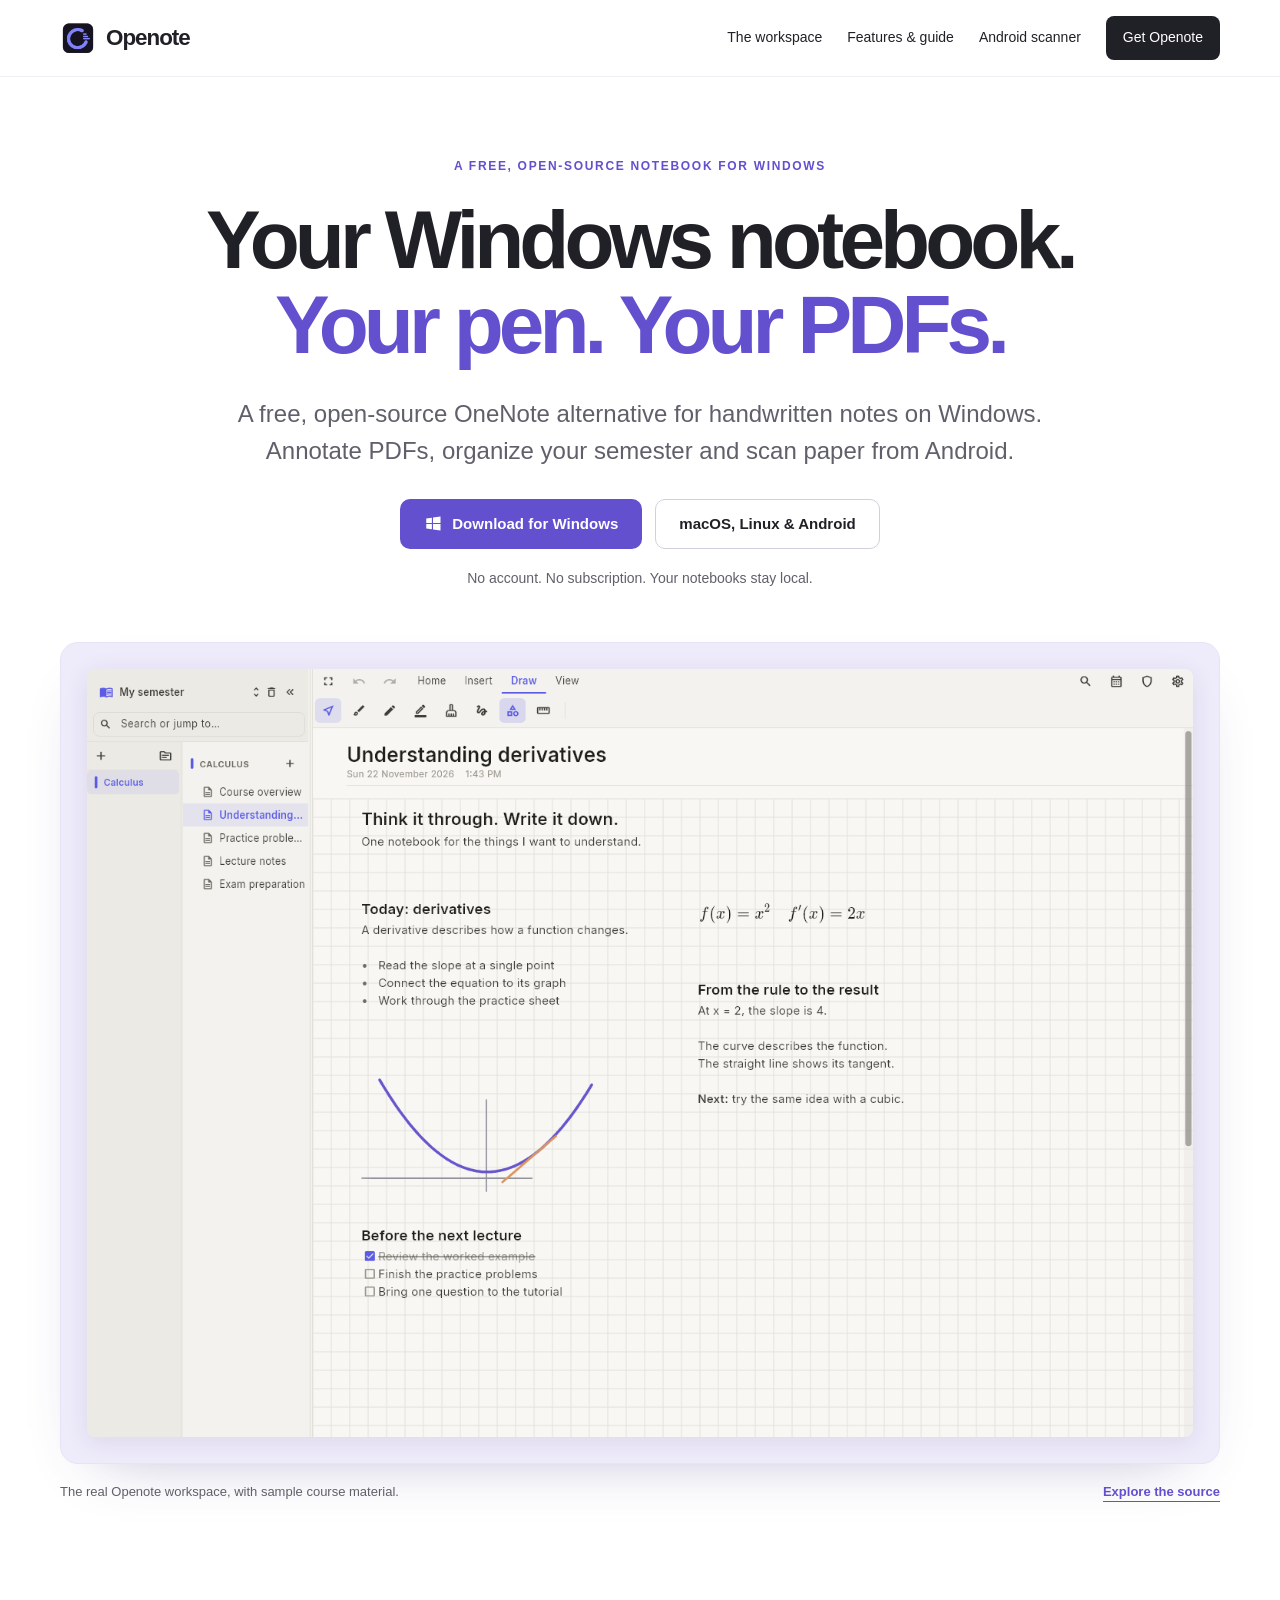
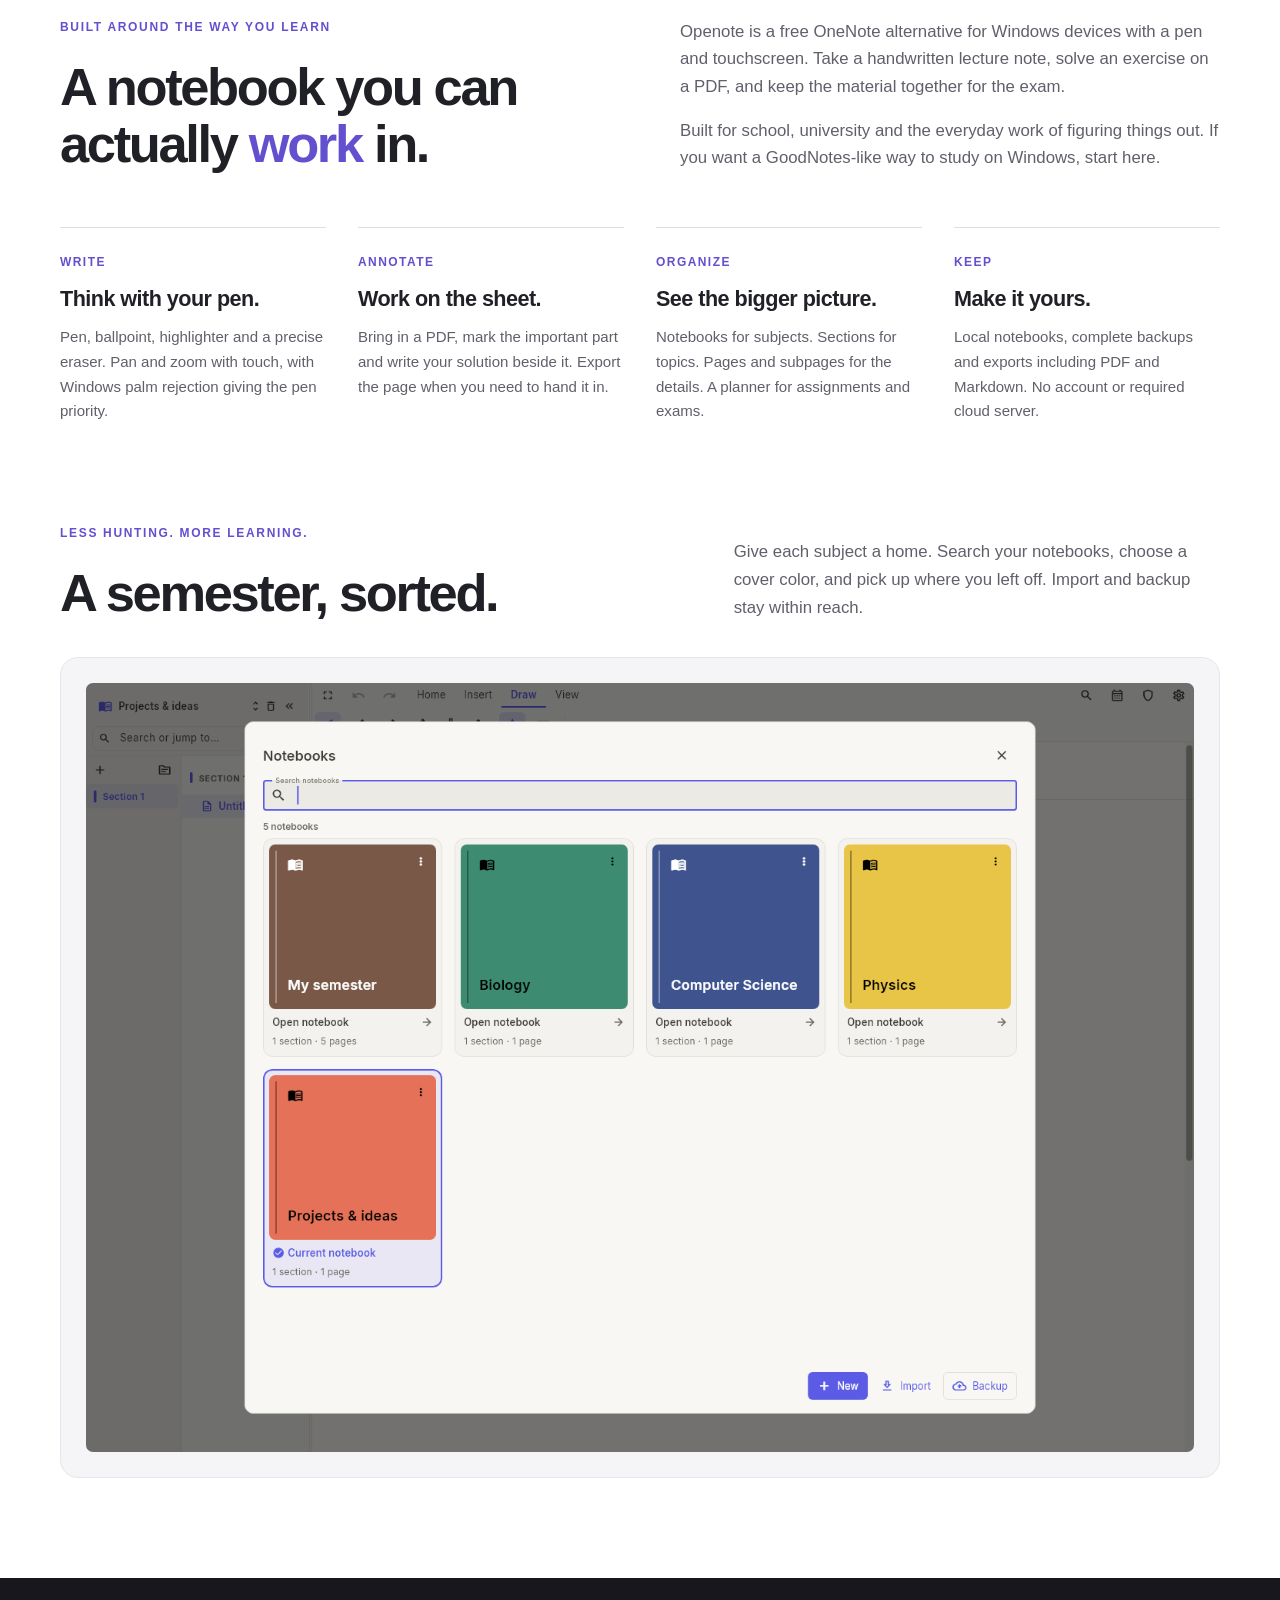
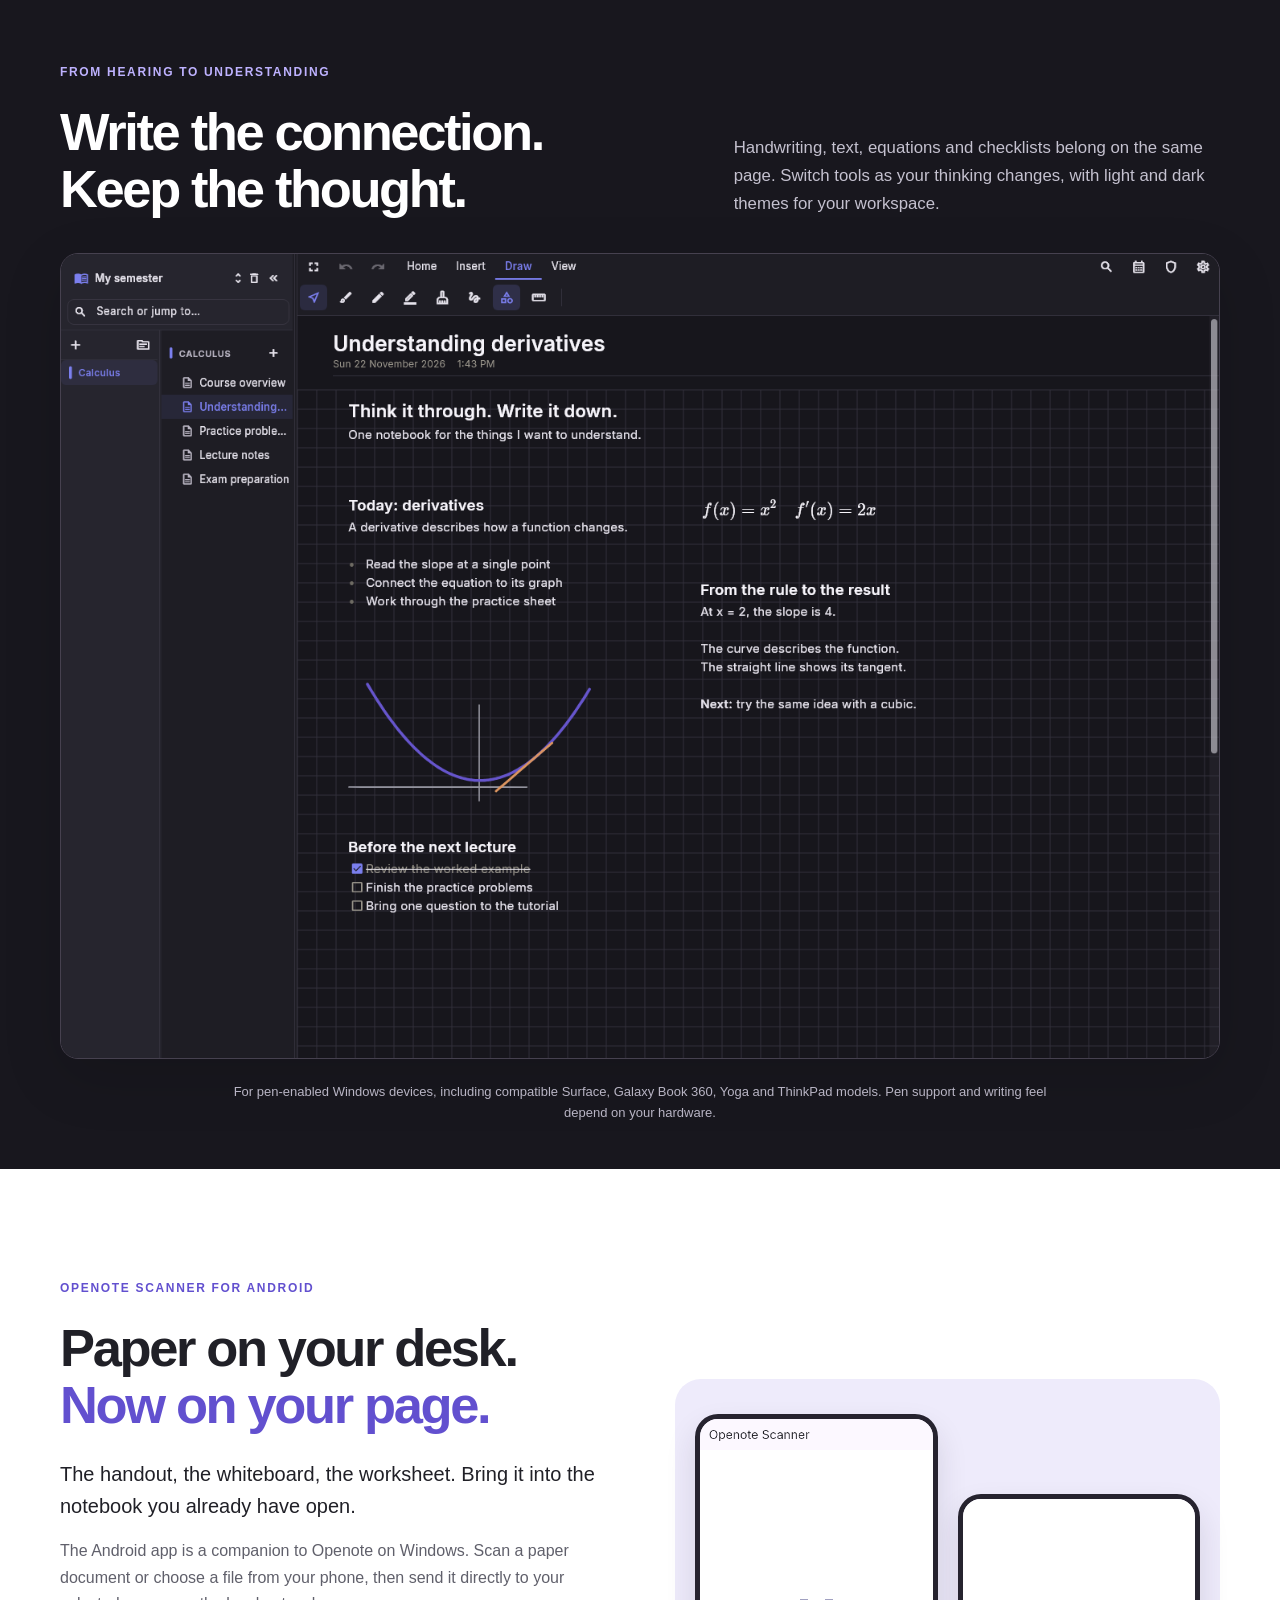
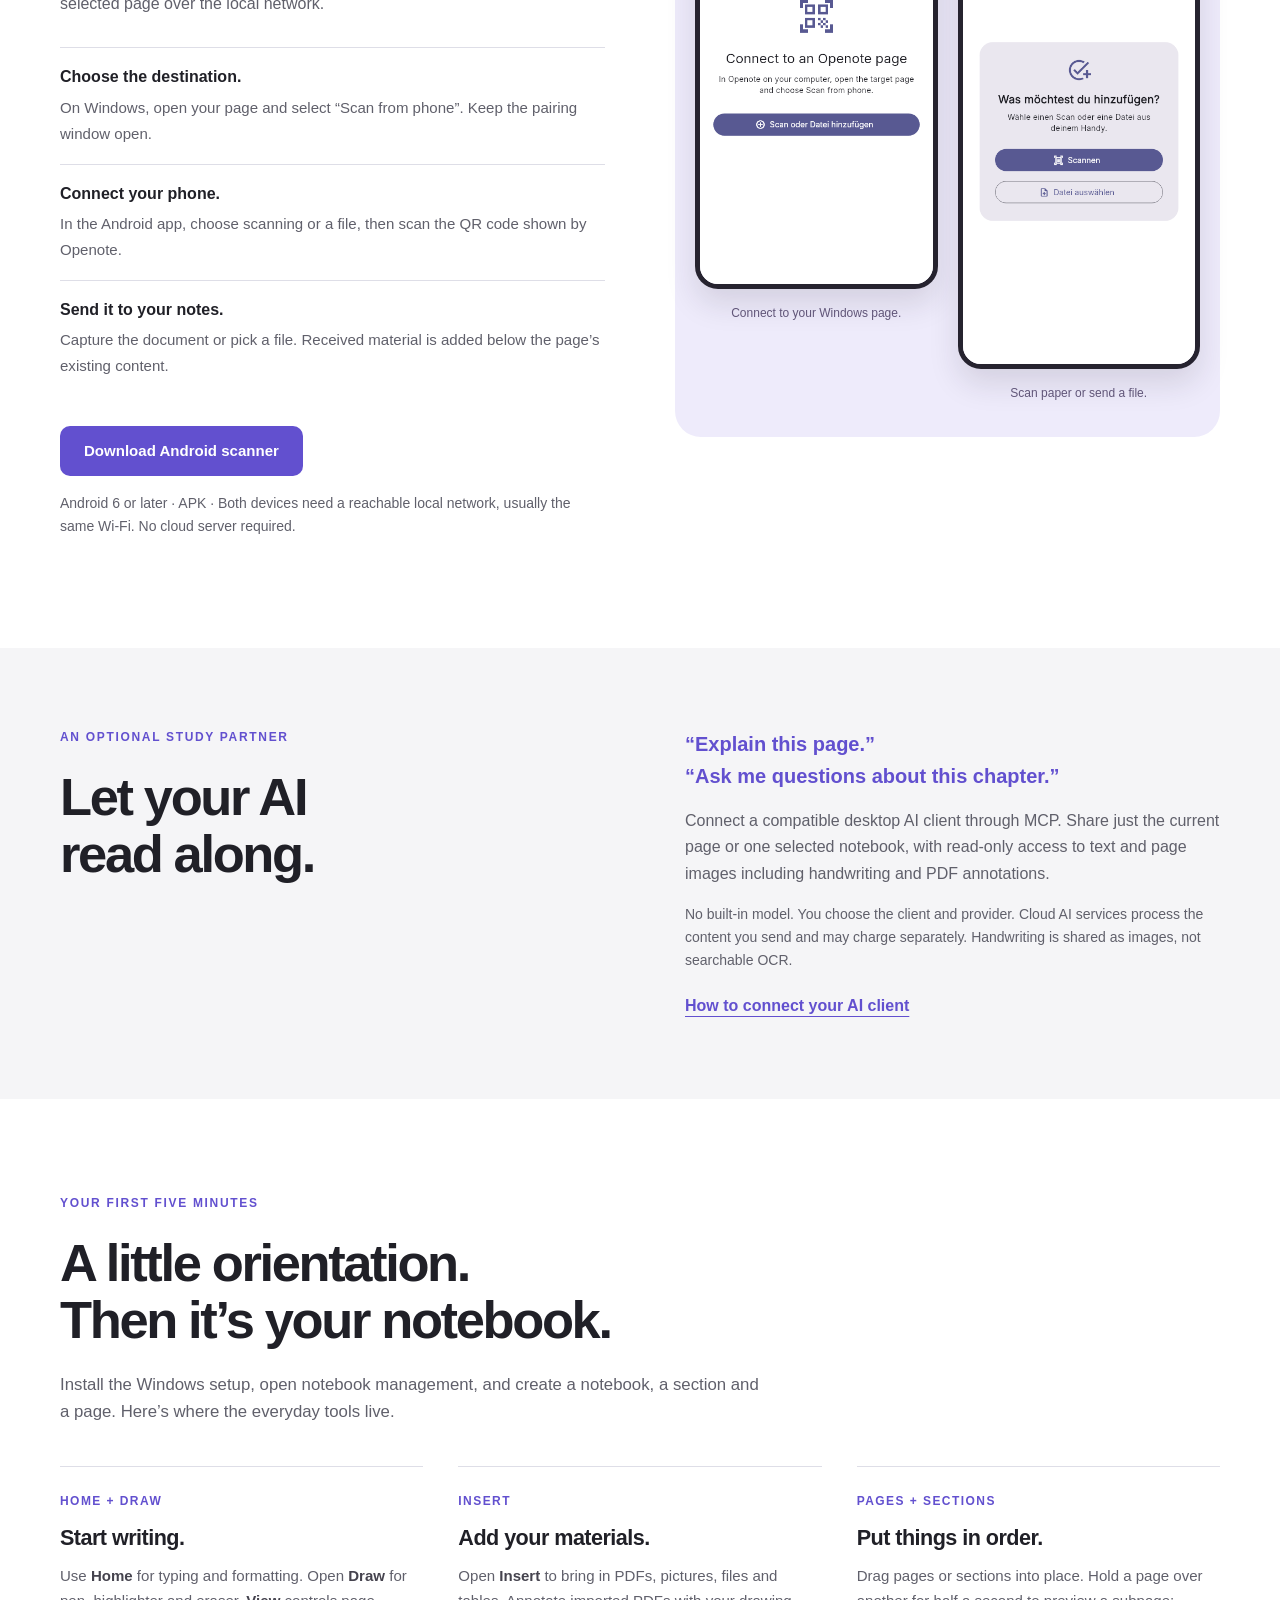
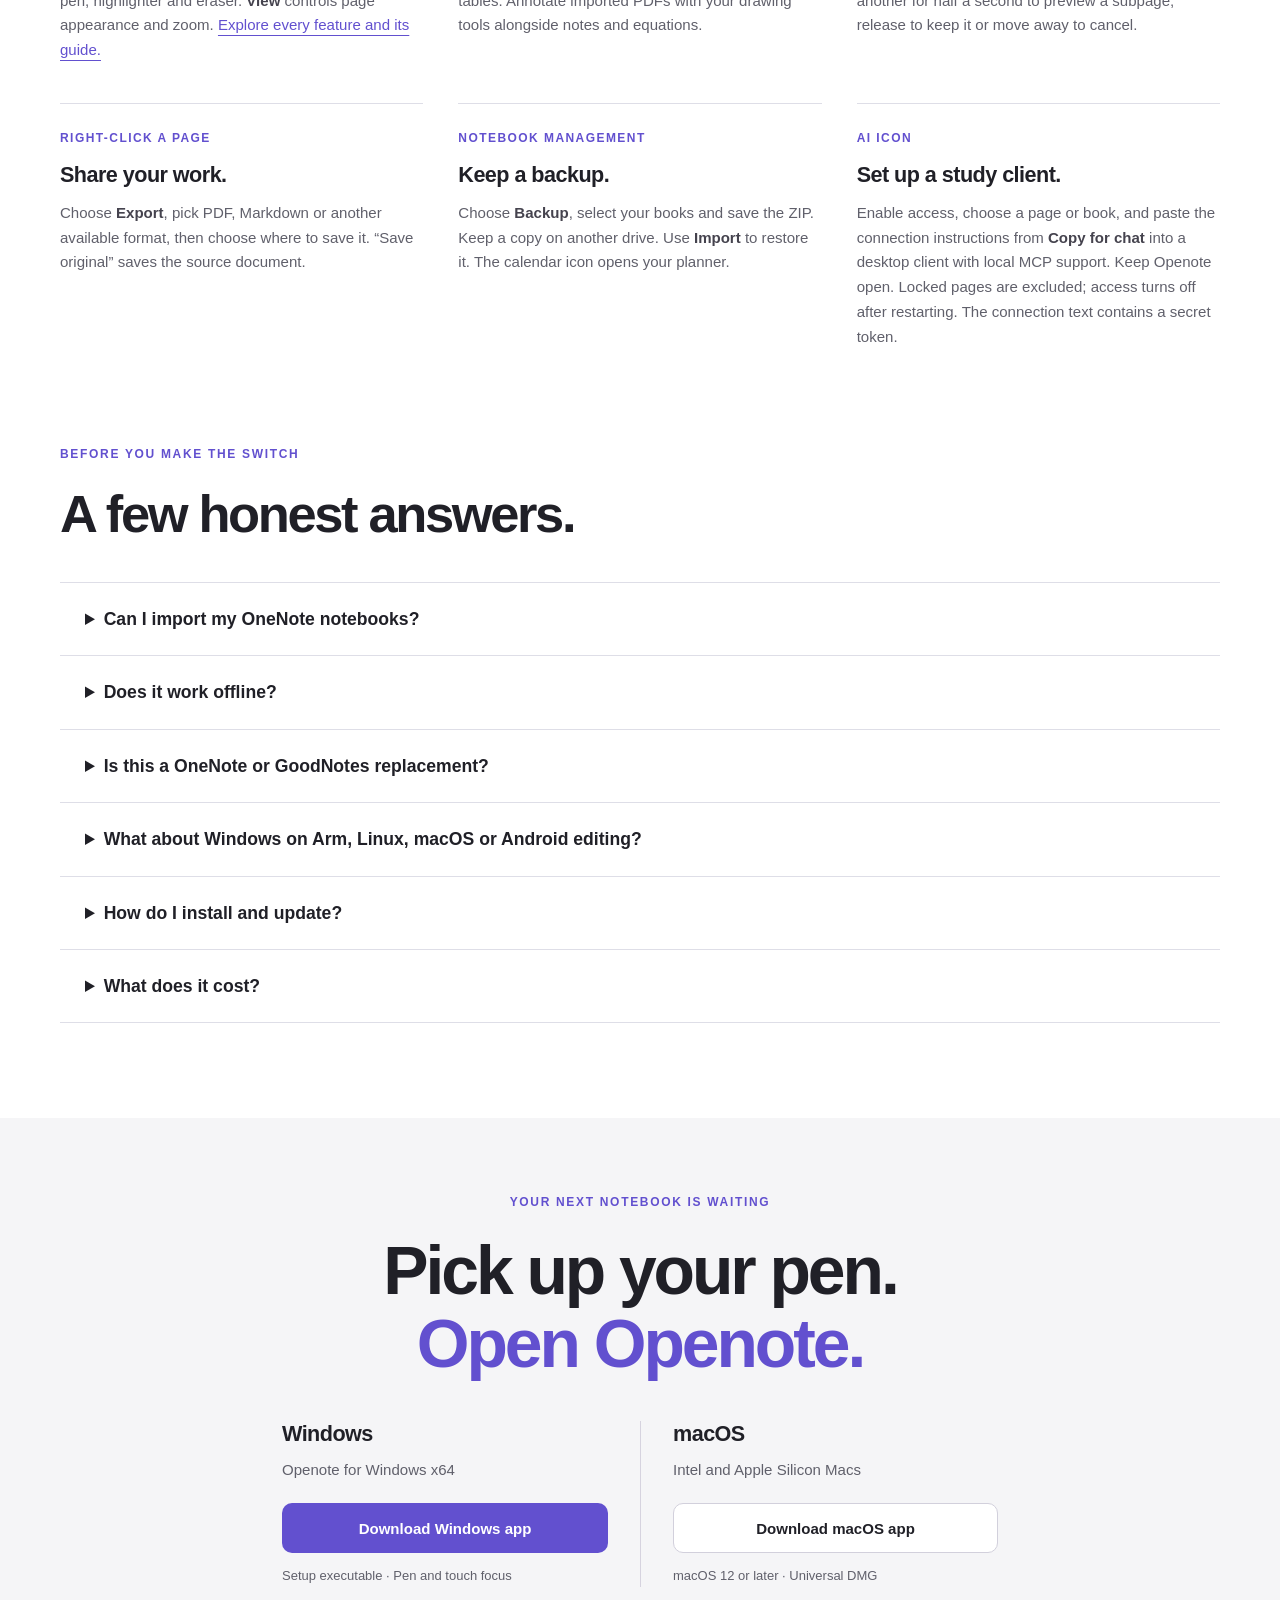
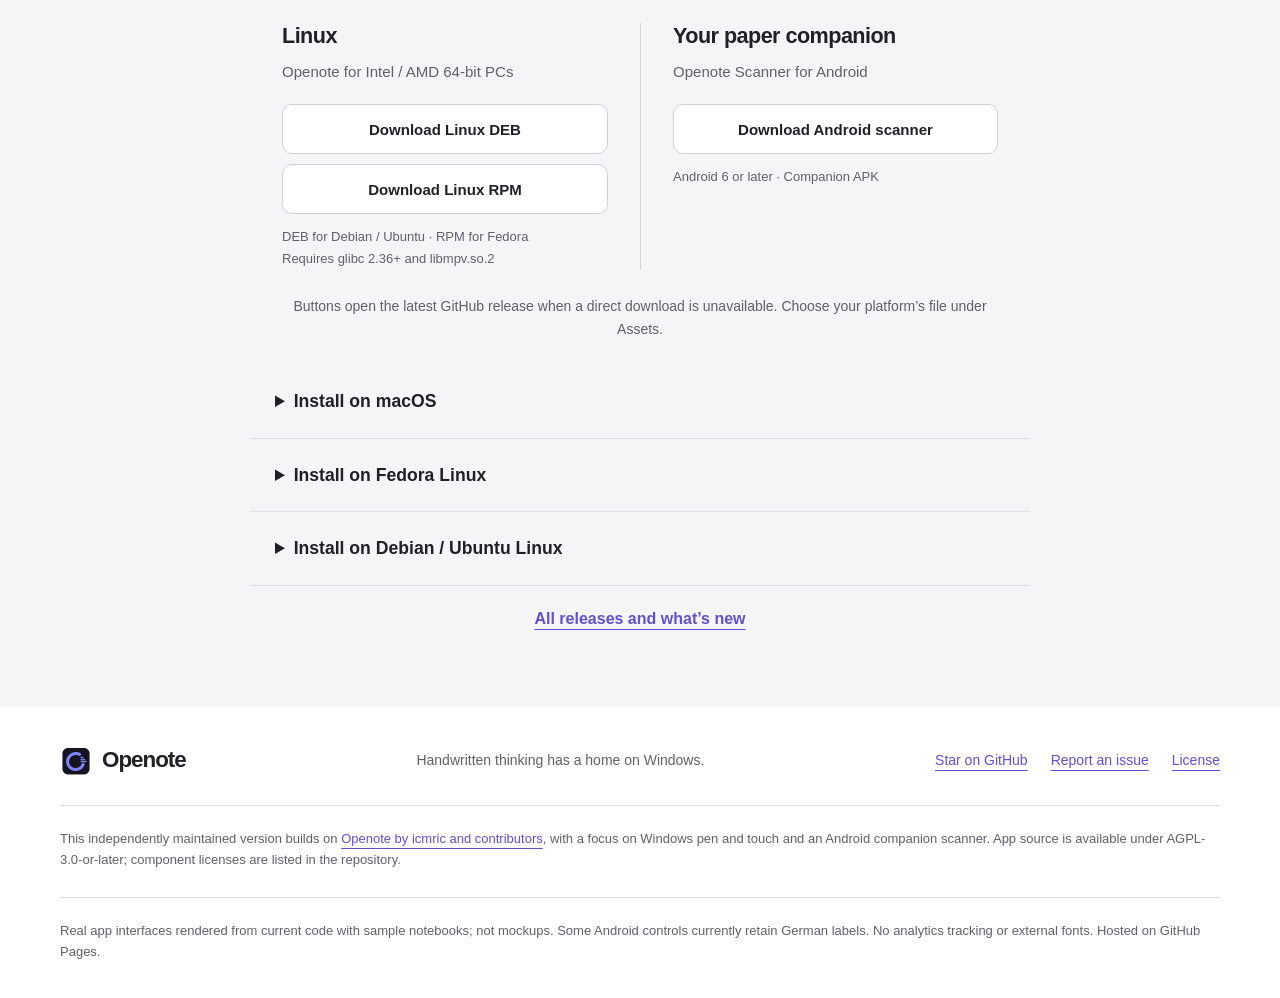
<file: website/index.html>
<!doctype html>
<html lang="en">
<head>
  <meta charset="utf-8">
  <meta name="viewport" content="width=device-width, initial-scale=1">
  <title>Openote — Free OneNote alternative for Windows handwriting</title>
  <meta name="description" content="A free, open-source OneNote alternative built for Windows pen and touch. Write by hand, annotate PDFs, organize your studies and scan documents from Android.">
  <meta name="theme-color" content="#fafafa">
  <link rel="canonical" href="https://kingdaniel4747.github.io/openote/">
  <link rel="icon" href="assets/icon.png" type="image/png">
  <link rel="stylesheet" href="style.css">
  <meta property="og:type" content="website">
  <meta property="og:locale" content="en_US">
  <meta property="og:site_name" content="Openote">
  <meta property="og:title" content="Openote — Free OneNote alternative for Windows handwriting">
  <meta property="og:description" content="A free, open-source OneNote alternative for Windows handwriting and PDF annotation. Local notebooks, no account, no subscription.">
  <meta property="og:url" content="https://kingdaniel4747.github.io/openote/">
  <meta property="og:image" content="https://kingdaniel4747.github.io/openote/assets/screenshots/study-light.png">
  <meta name="twitter:card" content="summary_large_image">
  <script src="downloads.js" defer></script>
  <script type="application/ld+json">
  {"@context":"https://schema.org","@type":"SoftwareApplication","name":"Openote","url":"https://kingdaniel4747.github.io/openote/","applicationCategory":"EducationalApplication","operatingSystem":"Windows (x64), macOS (Intel and Apple Silicon), Linux (x64)","description":"Free, open-source handwriting, PDF annotation and local study notebooks for Windows pen and touch, with an Android companion scanner.","image":"https://kingdaniel4747.github.io/openote/assets/screenshots/study-light.png","screenshot":["https://kingdaniel4747.github.io/openote/assets/screenshots/study-light.png","https://kingdaniel4747.github.io/openote/assets/screenshots/study-dark.png","https://kingdaniel4747.github.io/openote/assets/screenshots/notebooks.png"],"license":"https://www.gnu.org/licenses/agpl-3.0.html","isAccessibleForFree":true,"offers":{"@type":"Offer","price":"0","priceCurrency":"EUR"},"downloadUrl":"https://github.com/Kingdaniel4747/openote/releases/latest","featureList":["Pen and touch handwriting","PDF annotation and export","Local notebooks, sections and pages","Android companion scanner","Optional read-only MCP connection to an external AI client"]}
  </script>
</head>
<body>
  <a class="skip-link" href="#main">Skip to content</a>
  <header class="site-header"><div class="nav-inner wrap">
    <a class="brand" href="./"><img src="assets/icon.png" width="36" height="36" alt="">Openote</a>
    <nav aria-label="Main navigation"><a href="#workspace">The workspace</a><a class="nav-guide" href="features.html">Features &amp; guide</a><a href="#scanner">Android scanner</a><a class="nav-cta" href="#download">Get Openote</a></nav>
  </div></header>
  <main id="main">
    <section class="hero wrap">
      <p class="eyebrow">A FREE, OPEN-SOURCE NOTEBOOK FOR WINDOWS</p>
      <h1>Your Windows notebook.<br><span>Your pen. Your PDFs.</span></h1>
      <p class="hero-description">A free, open-source OneNote alternative for handwritten notes on Windows.<br>Annotate PDFs, organize your semester and scan paper from Android.</p>
      <div class="actions"><a class="button primary" data-download="windows" href="https://github.com/Kingdaniel4747/openote/releases/latest"><svg aria-hidden="true" viewBox="0 0 24 24"><path d="M3 4.5 10.5 3.5v7H3zm9-1.2L22 2v8.5h-10zM3 12h7.5v7L3 18zm9 0h10v8.5l-10-1.3z"/></svg>Download for Windows</a><a class="button secondary" href="#download">macOS, Linux &amp; Android</a></div>
      <p class="hero-note">No account. No subscription. Your notebooks stay local.</p>
    </section>
    <section class="hero-product wrap" aria-label="Openote in action">
      <figure class="product-image hero-image"><a href="assets/screenshots/study-light.png" target="_blank" rel="noopener" aria-label="Open the workspace screenshot at full size"><img src="assets/screenshots/study-light.png" width="1440" height="1000" fetchpriority="high" alt="Real Openote Windows interface with drawing tools, notebook navigation, a calculus page, typed formula, pen diagram and checklist."></a></figure>
      <div class="image-caption"><span>The real Openote workspace, with sample course material.</span><a href="https://github.com/Kingdaniel4747/openote">Explore the source</a></div>
    </section>
    <section class="intro-section wrap" id="workspace"><div><p class="eyebrow">BUILT AROUND THE WAY YOU LEARN</p><h2>A notebook you can<br>actually <em>work</em> in.</h2></div><div class="intro-text"><p>Openote is a free OneNote alternative for Windows devices with a pen and touchscreen. Take a handwritten lecture note, solve an exercise on a PDF, and keep the material together for the exam.</p><p>Built for school, university and the everyday work of figuring things out. If you want a GoodNotes-like way to study on Windows, start here.</p></div></section>
    <section class="capabilities wrap" aria-label="Core features">
      <article><span class="feature-label">WRITE</span><h3>Think with your pen.</h3><p>Pen, ballpoint, highlighter and a precise eraser. Pan and zoom with touch, with Windows palm rejection giving the pen priority.</p></article>
      <article><span class="feature-label">ANNOTATE</span><h3>Work on the sheet.</h3><p>Bring in a PDF, mark the important part and write your solution beside it. Export the page when you need to hand it in.</p></article>
      <article><span class="feature-label">ORGANIZE</span><h3>See the bigger picture.</h3><p>Notebooks for subjects. Sections for topics. Pages and subpages for the details. A planner for assignments and exams.</p></article>
      <article><span class="feature-label">KEEP</span><h3>Make it yours.</h3><p>Local notebooks, complete backups and exports including PDF and Markdown. No account or required cloud server.</p></article>
    </section>
    <section class="showcase wrap" id="notebooks"><div class="showcase-heading"><div><p class="eyebrow">LESS HUNTING. MORE LEARNING.</p><h2>A semester, sorted.</h2></div><p>Give each subject a home. Search your notebooks, choose a cover color, and pick up where you left off. Import and backup stay within reach.</p></div><figure class="product-image library-image"><a href="assets/screenshots/notebooks.png" target="_blank" rel="noopener" aria-label="Open the notebook library screenshot at full size"><img src="assets/screenshots/notebooks.png" width="1440" height="1000" loading="lazy" alt="Real notebook library with searchable colored covers for My semester, Biology, Computer Science, Physics and Projects, plus New, Import and Backup controls."></a></figure></section>
    <section class="dark-section" id="writing"><div class="wrap"><div class="showcase-heading"><div><p class="eyebrow">FROM HEARING TO UNDERSTANDING</p><h2>Write the connection.<br>Keep the thought.</h2></div><p>Handwriting, text, equations and checklists belong on the same page. Switch tools as your thinking changes, with light and dark themes for your workspace.</p></div><figure class="product-image dark-image"><a href="assets/screenshots/study-dark.png" target="_blank" rel="noopener" aria-label="Open the dark theme screenshot at full size"><img src="assets/screenshots/study-dark.png" width="1440" height="1000" loading="lazy" alt="Real Openote calculus notebook in dark mode with its drawing toolbar, formula, ink diagram and study checklist."></a></figure><p class="image-note">For pen-enabled Windows devices, including compatible Surface, Galaxy Book 360, Yoga and ThinkPad models. Pen support and writing feel depend on your hardware.</p></div></section>
    <section class="scanner-section wrap" id="scanner"><div class="scanner-copy"><p class="eyebrow">OPENOTE SCANNER FOR ANDROID</p><h2>Paper on your desk.<br><span>Now on your page.</span></h2><p class="lead">The handout, the whiteboard, the worksheet. Bring it into the notebook you already have open.</p><p>The Android app is a companion to Openote on Windows. Scan a paper document or choose a file from your phone, then send it directly to your selected page over the local network.</p><ol class="scanner-steps"><li><strong>Choose the destination.</strong><span>On Windows, open your page and select “Scan from phone”. Keep the pairing window open.</span></li><li><strong>Connect your phone.</strong><span>In the Android app, choose scanning or a file, then scan the QR code shown by Openote.</span></li><li><strong>Send it to your notes.</strong><span>Capture the document or pick a file. Received material is added below the page’s existing content.</span></li></ol><a class="button primary" data-download="android" href="https://github.com/Kingdaniel4747/openote/releases/latest">Download Android scanner</a><p class="small-note">Android 6 or later · APK · Both devices need a reachable local network, usually the same Wi-Fi. No cloud server required.</p></div><div class="phone-gallery"><figure class="phone-shot"><img src="assets/screenshots/scanner-home.png" width="420" height="840" loading="lazy" alt="Actual Openote Scanner home screen with instructions to connect to a Windows page."><figcaption>Connect to your Windows page.</figcaption></figure><figure class="phone-shot phone-secondary"><img src="assets/screenshots/scanner-actions.png" width="420" height="840" loading="lazy" alt="Actual Android scanner picker: scan a document or choose a file. These controls currently have German labels."><figcaption>Scan paper or send a file.</figcaption></figure></div></section>
    <section class="ai-section"><div class="wrap ai-layout"><div><p class="eyebrow">AN OPTIONAL STUDY PARTNER</p><h2>Let your AI<br>read along.</h2></div><div><p class="lead">“Explain this page.”<br>“Ask me questions about this chapter.”</p><p>Connect a compatible desktop AI client through MCP. Share just the current page or one selected notebook, with read-only access to text and page images including handwriting and PDF annotations.</p><p class="small-note">No built-in model. You choose the client and provider. Cloud AI services process the content you send and may charge separately. Handwriting is shared as images, not searchable OCR.</p><a class="inline-link" href="#ai-setup">How to connect your AI client</a></div></div></section>
    <section class="guide-section wrap" id="guide"><div class="section-intro"><p class="eyebrow">YOUR FIRST FIVE MINUTES</p><h2>A little orientation.<br>Then it’s your notebook.</h2><p>Install the Windows setup, open notebook management, and create a notebook, a section and a page. Here’s where the everyday tools live.</p></div><div class="guide-grid">
      <article><span class="feature-label">HOME + DRAW</span><h3>Start writing.</h3><p>Use <strong>Home</strong> for typing and formatting. Open <strong>Draw</strong> for pen, highlighter and eraser. <strong>View</strong> controls page appearance and zoom. <a href="features.html">Explore every feature and its guide.</a></p></article>
      <article><span class="feature-label">INSERT</span><h3>Add your materials.</h3><p>Open <strong>Insert</strong> to bring in PDFs, pictures, files and tables. Annotate imported PDFs with your drawing tools alongside notes and equations.</p></article>
      <article><span class="feature-label">PAGES + SECTIONS</span><h3>Put things in order.</h3><p>Drag pages or sections into place. Hold a page over another for half a second to preview a subpage; release to keep it or move away to cancel.</p></article>
      <article><span class="feature-label">RIGHT-CLICK A PAGE</span><h3>Share your work.</h3><p>Choose <strong>Export</strong>, pick PDF, Markdown or another available format, then choose where to save it. “Save original” saves the source document.</p></article>
      <article><span class="feature-label">NOTEBOOK MANAGEMENT</span><h3>Keep a backup.</h3><p>Choose <strong>Backup</strong>, select your books and save the ZIP. Keep a copy on another drive. Use <strong>Import</strong> to restore it. The calendar icon opens your planner.</p></article>
      <article id="ai-setup"><span class="feature-label">AI ICON</span><h3>Set up a study client.</h3><p>Enable access, choose a page or book, and paste the connection instructions from <strong>Copy for chat</strong> into a desktop client with local MCP support. Keep Openote open. Locked pages are excluded; access turns off after restarting. The connection text contains a secret token.</p></article>
    </div></section>
    <section class="faq-section wrap" id="faq"><div class="section-intro"><p class="eyebrow">BEFORE YOU MAKE THE SWITCH</p><h2>A few honest answers.</h2></div><div class="faq-list">
      <details><summary>Can I import my OneNote notebooks?</summary><p>There is a limited importer for local <code>.one</code> and <code>.onepkg</code> files. Choose “Import” in notebook management. It needs the native Rust core, which the release workflow builds. Not all content or layouts are supported: check imported pages and keep your originals. Full migration and faithful editing are not guaranteed. There is no direct OneDrive connection.</p></details>
      <details><summary>Does it work offline?</summary><p>Writing and working with local notebooks works offline without an account or required cloud server. Downloads, updates and external AI services need a connection. Phone transfers need a reachable local network; allow private incoming connections through the Windows firewall.</p></details>
      <details><summary>Is this a OneNote or GoodNotes replacement?</summary><p>Openote is an independent, open-source option for handwriting, PDF annotation and organized study on Windows. It offers a similar kind of pen-based workspace, with its own feature set. It is not affiliated with Microsoft or GoodNotes and does not promise full feature or file-format compatibility.</p></details>
      <details><summary>What about Windows on Arm, Linux, macOS or Android editing?</summary><p>The desktop installer targets Windows x64, not native Arm64. Android is a companion scanner, not a full notebook editor. macOS has a universal DMG for Intel and Apple Silicon (macOS 12+). Linux has x64 DEB and RPM packages requiring glibc 2.36+ and libmpv.so.2. <a href="#download">Choose your download and installation guide.</a></p></details>
      <details><summary>How do I install and update?</summary><p>Run the Windows setup from the latest GitHub release. On Android, open the APK and allow installation from that source if prompted. Use packages from this repository. All apps check for new releases. Windows and Android ask before installation; macOS and Linux open the release page for a manual update. <a href="#installation">macOS and Linux installation instructions.</a> Android updates require the same signing key as the installed app.</p></details>
      <details><summary>What does it cost?</summary><p>Openote is free and open source. The app and scanner use AGPL-3.0-or-later; some components have separate licenses. Optional external AI providers may charge their own fees.</p></details>
    </div></section>
    <section class="download-section" id="download"><div class="wrap">
      <p class="eyebrow">YOUR NEXT NOTEBOOK IS WAITING</p><h2>Pick up your pen.<br><span>Open Openote.</span></h2>
      <div class="download-options">
        <article><h3>Windows</h3><p>Openote for Windows x64</p><a class="button primary" data-download="windows" href="https://github.com/Kingdaniel4747/openote/releases/latest">Download Windows app</a><span>Setup executable · Pen and touch focus</span></article>
        <article><h3>macOS</h3><p>Intel and Apple Silicon Macs</p><a class="button secondary" data-download="macos" href="https://github.com/Kingdaniel4747/openote/releases/latest">Download macOS app</a><span>macOS 12 or later · Universal DMG</span></article>
        <article><h3>Linux</h3><p>Openote for Intel / AMD 64-bit PCs</p><a class="button secondary" data-download="linux-deb" href="https://github.com/Kingdaniel4747/openote/releases/latest">Download Linux DEB</a><a class="button secondary" data-download="linux-rpm" href="https://github.com/Kingdaniel4747/openote/releases/latest">Download Linux RPM</a><span>DEB for Debian / Ubuntu · RPM for Fedora<br>Requires glibc 2.36+ and libmpv.so.2</span></article>
        <article><h3>Your paper companion</h3><p>Openote Scanner for Android</p><a class="button secondary" data-download="android" href="https://github.com/Kingdaniel4747/openote/releases/latest">Download Android scanner</a><span>Android 6 or later · Companion APK</span></article>
      </div>
      <p id="release-status" class="small-note" role="status">Buttons open the latest GitHub release when a direct download is unavailable. Choose your platform’s file under Assets.</p>
      <div class="installation-guide" id="installation">
        <details><summary>Install on macOS</summary><p>Open the DMG and drag Openote into Applications. The app is ad-hoc signed, without Apple Developer ID signing or notarization. If blocked, try opening the installed app once, then use System Settings → Privacy &amp; Security → Open Anyway if offered. Only approve a download from this repository.</p><p>For updates, quit Openote and replace it in Applications. macOS device checks are still pending.</p></details>
        <details><summary>Install on Fedora Linux</summary><p>Download the RPM, then open a terminal in the folder containing it. Replace VERSION below with the exact version in the filename.</p><pre><code>sudo dnf install ./openote-VERSION-linux-x86_64.rpm</code></pre><p>Let the package manager install dependencies. Launch Openote from the applications menu or run <code>openote</code>. If the file is not found, type <code>sudo dnf install </code> and drag the downloaded RPM into the terminal before pressing Enter.</p></details>
        <details><summary>Install on Debian / Ubuntu Linux</summary><p>Download the DEB, then open a terminal in the folder containing it. Replace VERSION with the exact version in the filename.</p><pre><code>sudo apt install ./openote-VERSION-linux-amd64.deb</code></pre><p>Launch Openote from the applications menu or run <code>openote</code>. Linux packages target x64, require glibc 2.36 or newer and libmpv.so.2, and are built on Debian 12. ARM Linux packages are not provided. Linux device checks are still pending. Quit Openote before installing an update.</p></details>
      </div>
      <a class="inline-link" href="https://github.com/Kingdaniel4747/openote/releases">All releases and what’s new</a>
    </div></section>
  </main>
  <footer class="wrap"><div class="footer-top"><a class="brand" href="./"><img src="assets/icon.png" width="32" height="32" alt="">Openote</a><p>Handwritten thinking has a home on Windows.</p><nav aria-label="Project links"><a href="https://github.com/Kingdaniel4747/openote">Star on GitHub</a><a href="https://github.com/Kingdaniel4747/openote/issues">Report an issue</a><a href="https://github.com/Kingdaniel4747/openote/blob/master/LICENSE">License</a></nav></div><p class="small-note">This independently maintained version builds on <a href="https://github.com/icmric/openote">Openote by icmric and contributors</a>, with a focus on Windows pen and touch and an Android companion scanner. App source is available under AGPL-3.0-or-later; component licenses are listed in the repository.</p><p class="small-note">Real app interfaces rendered from current code with sample notebooks; not mockups. Some Android controls currently retain German labels. No analytics tracking or external fonts. Hosted on GitHub Pages.</p></footer>
</body>
</html>
</file>
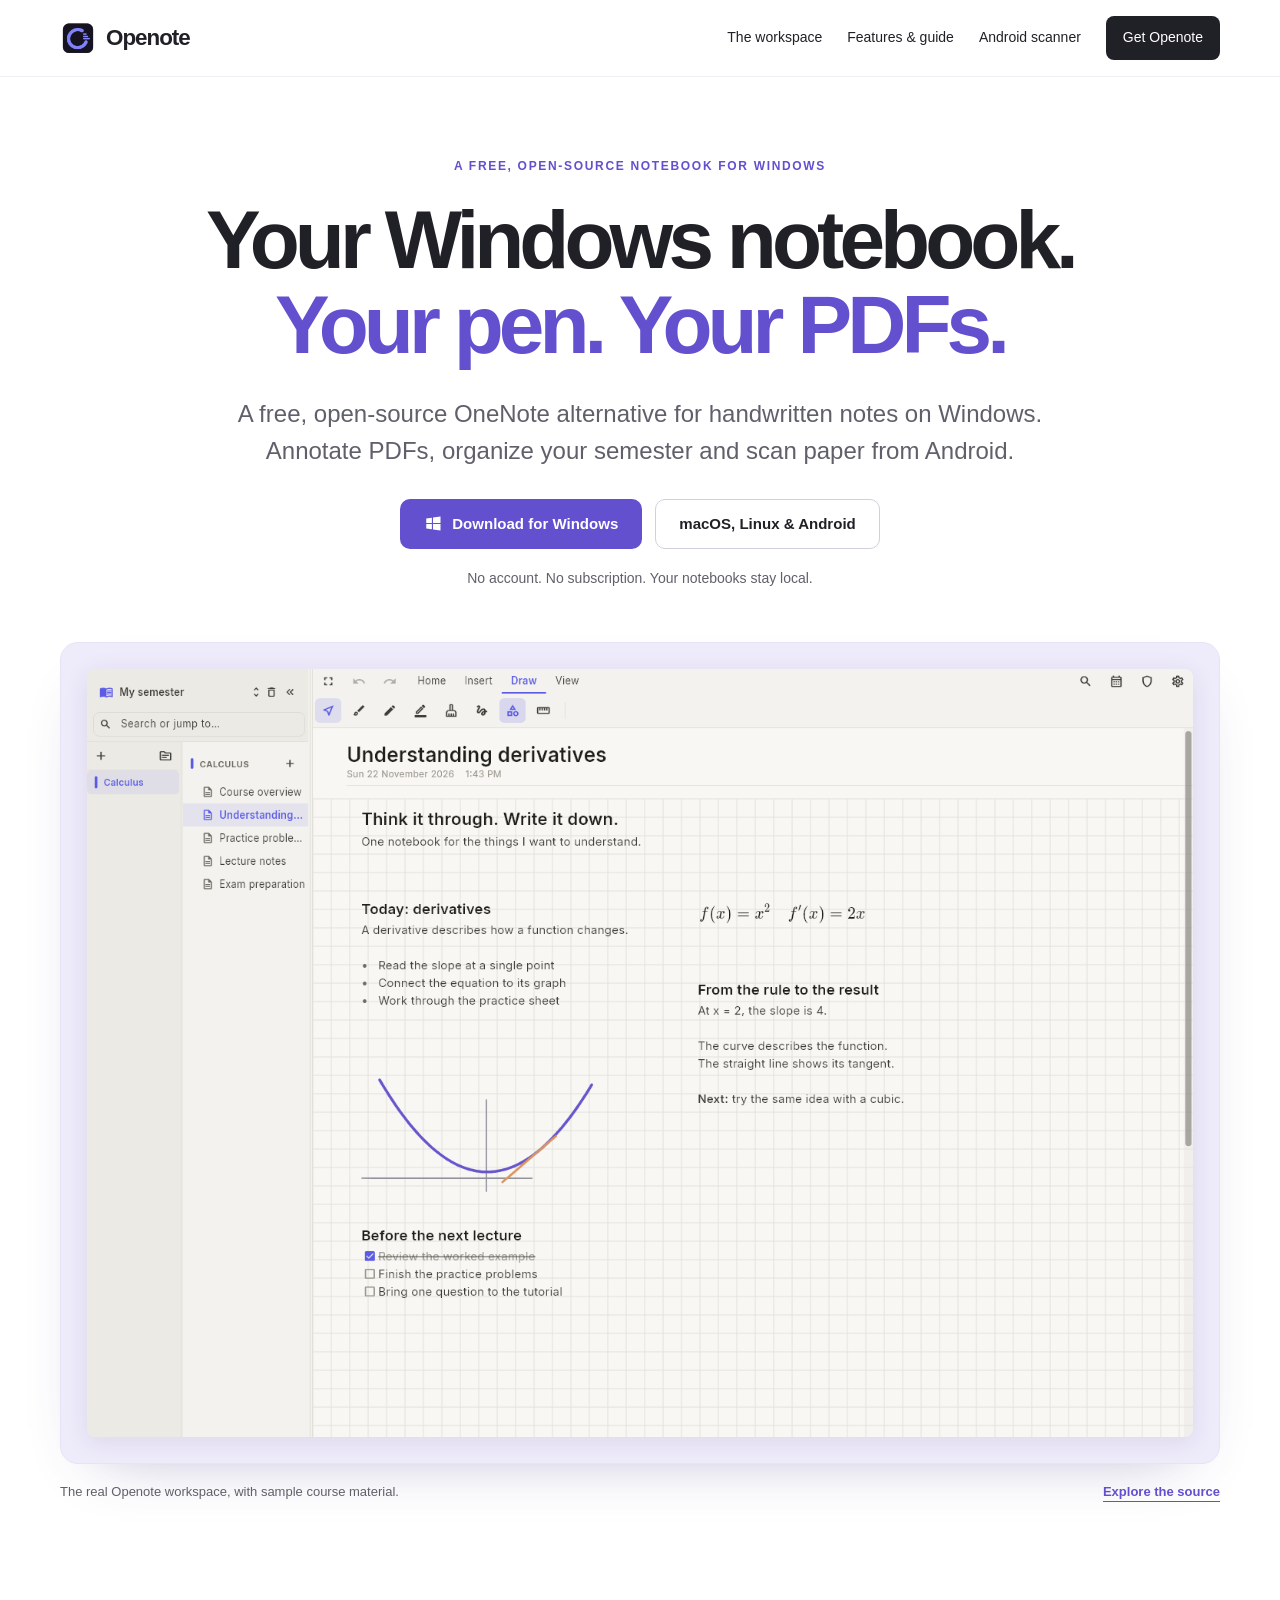
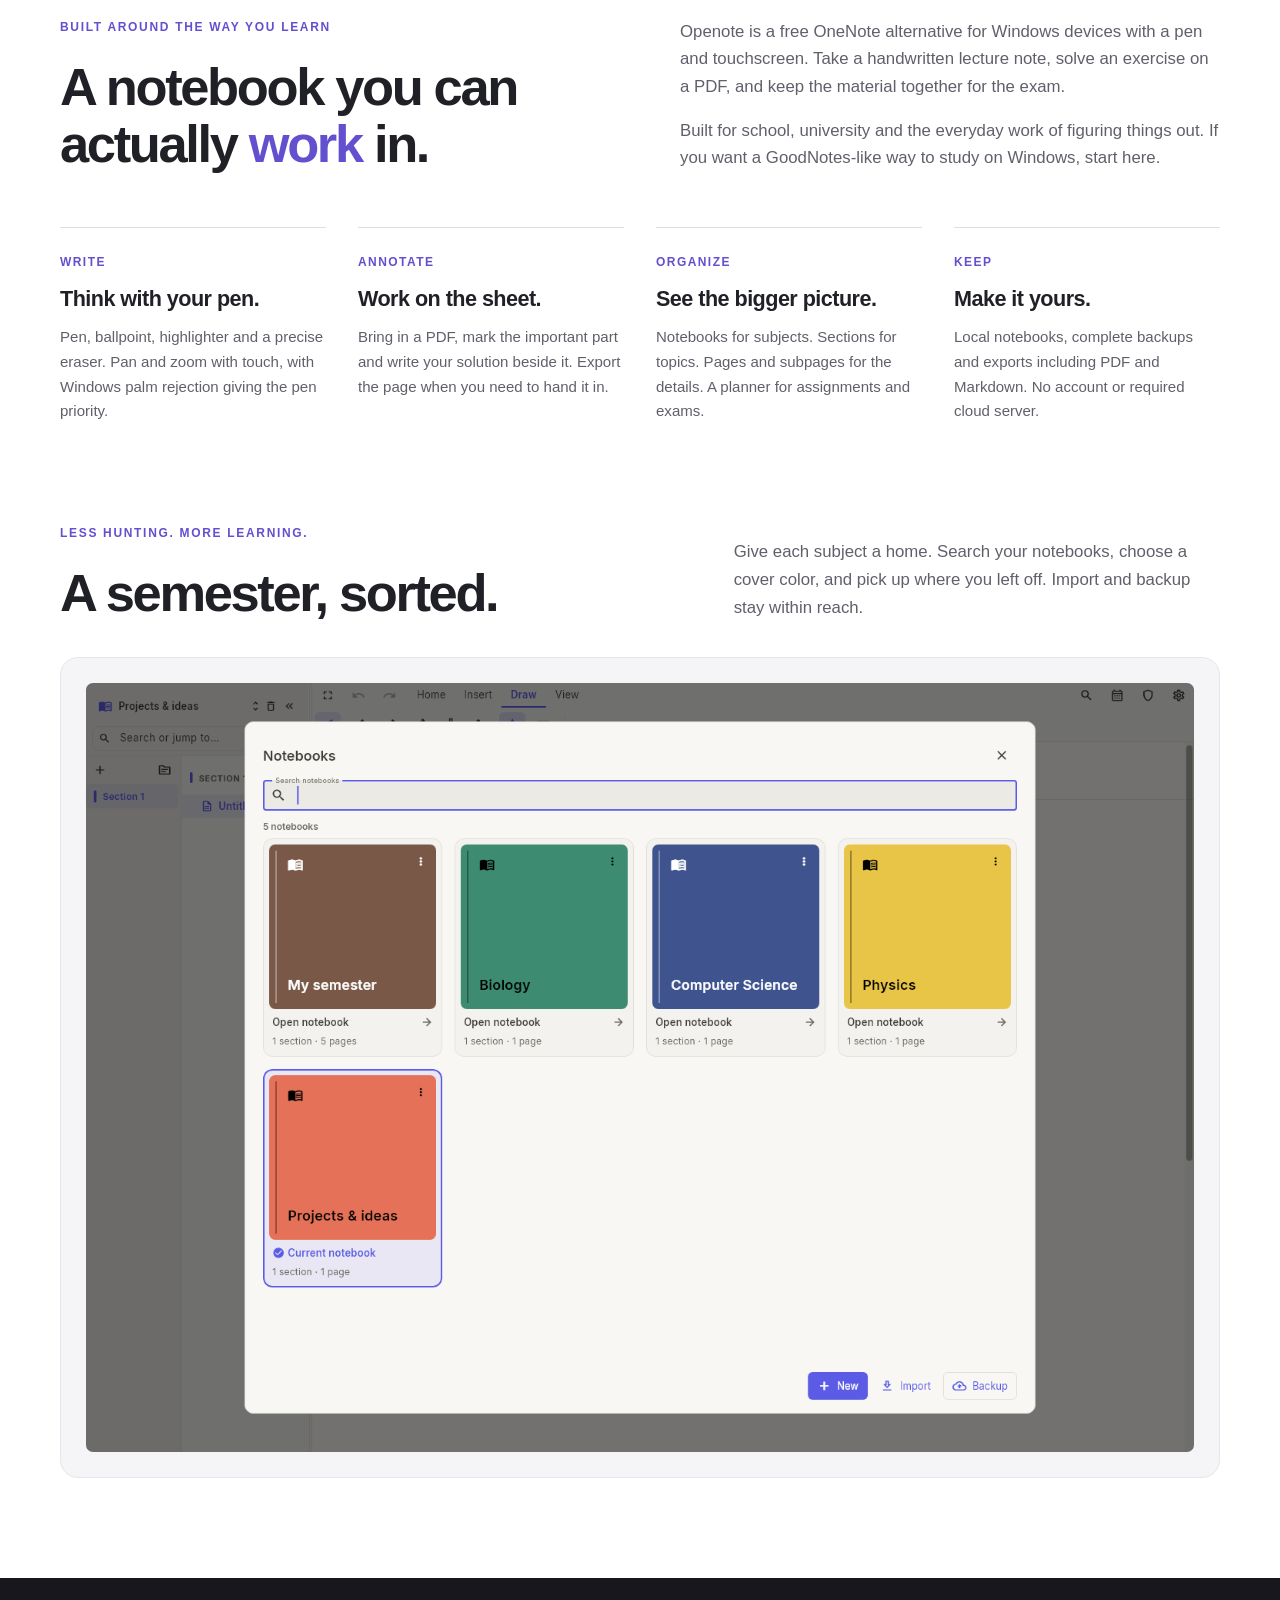
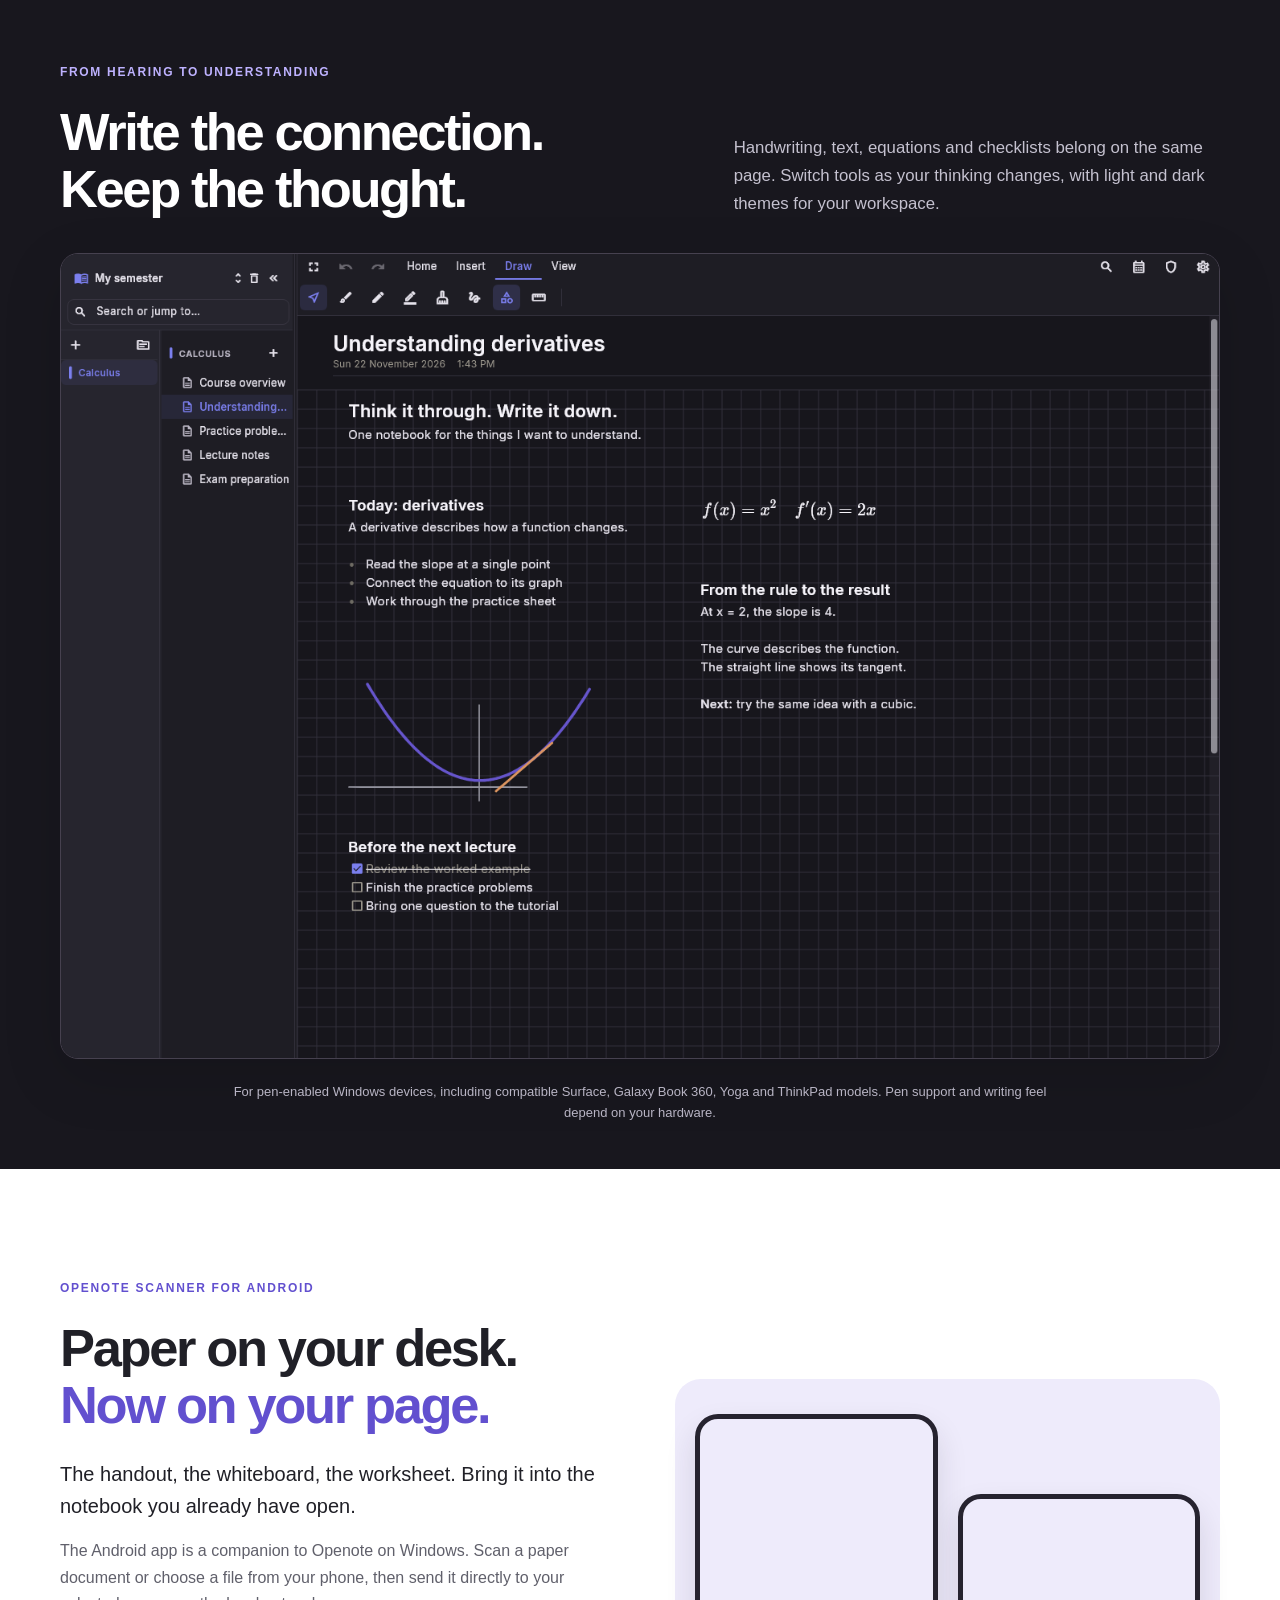
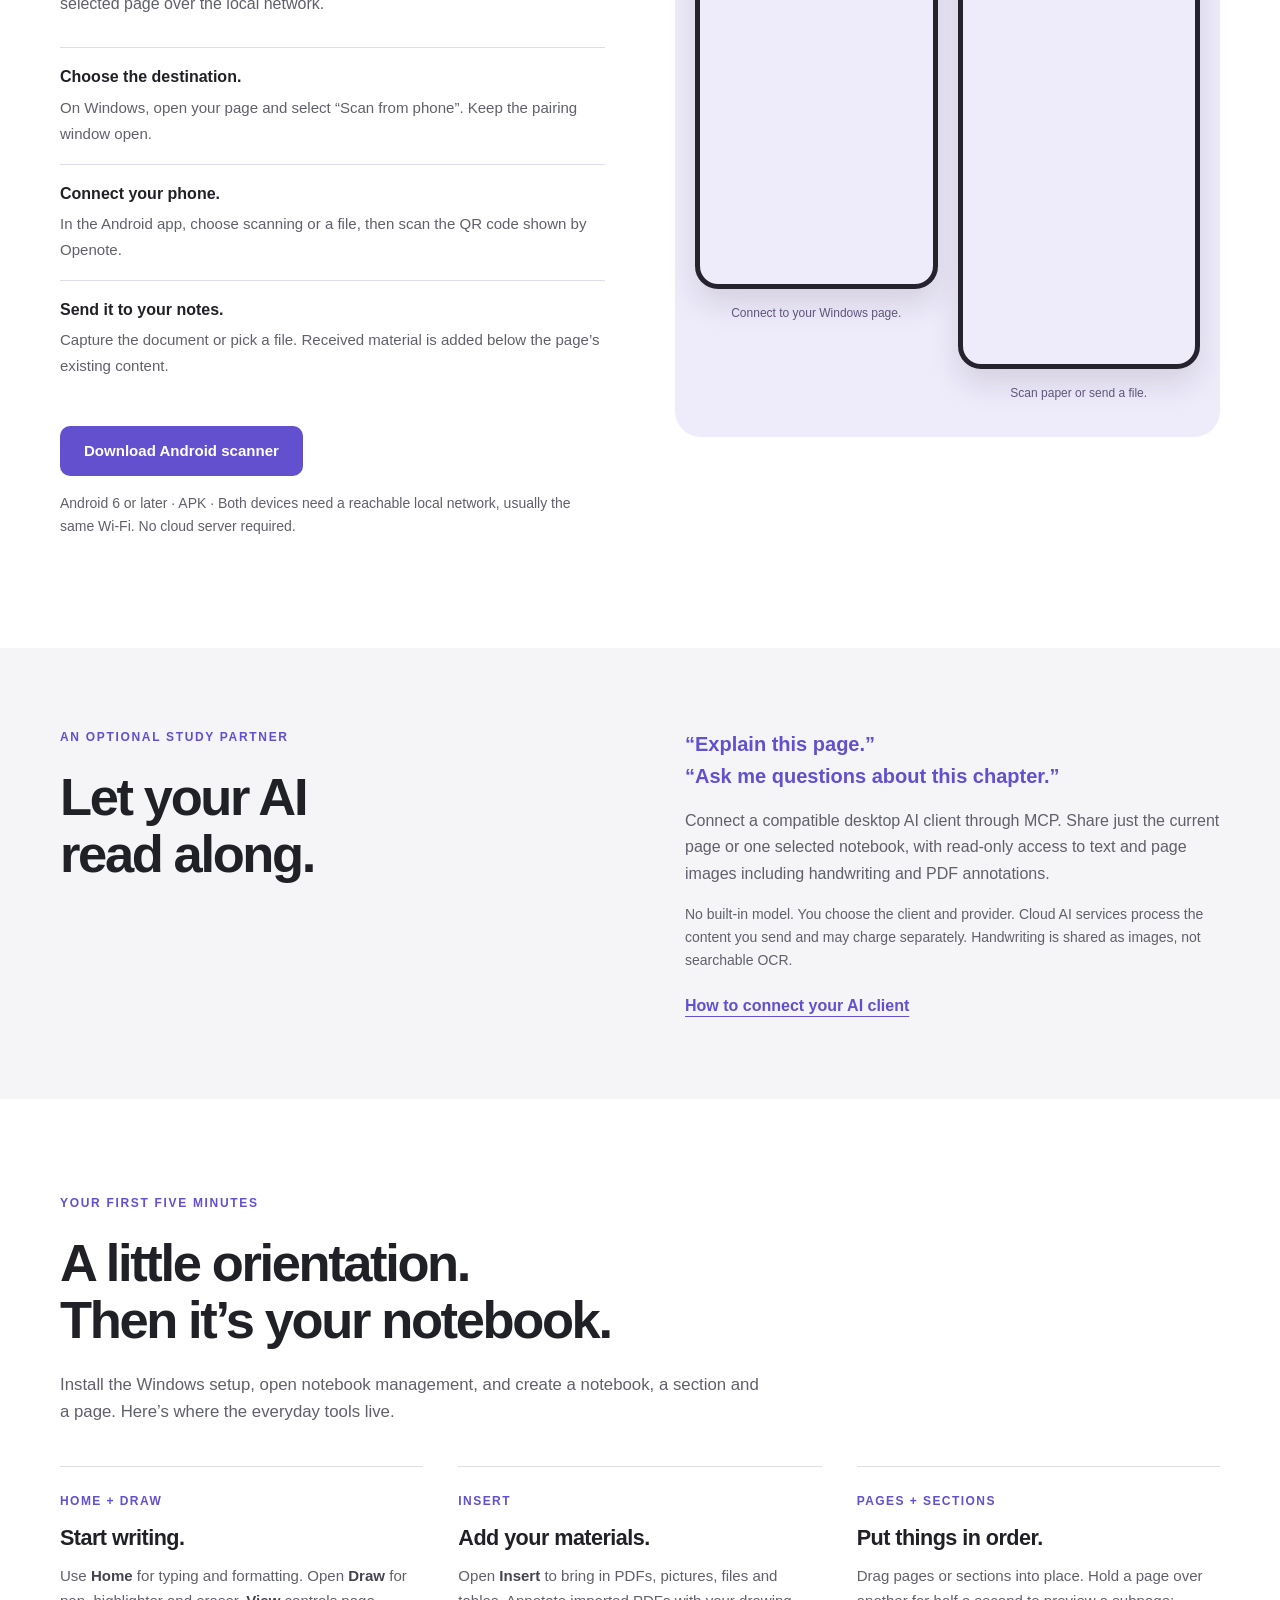
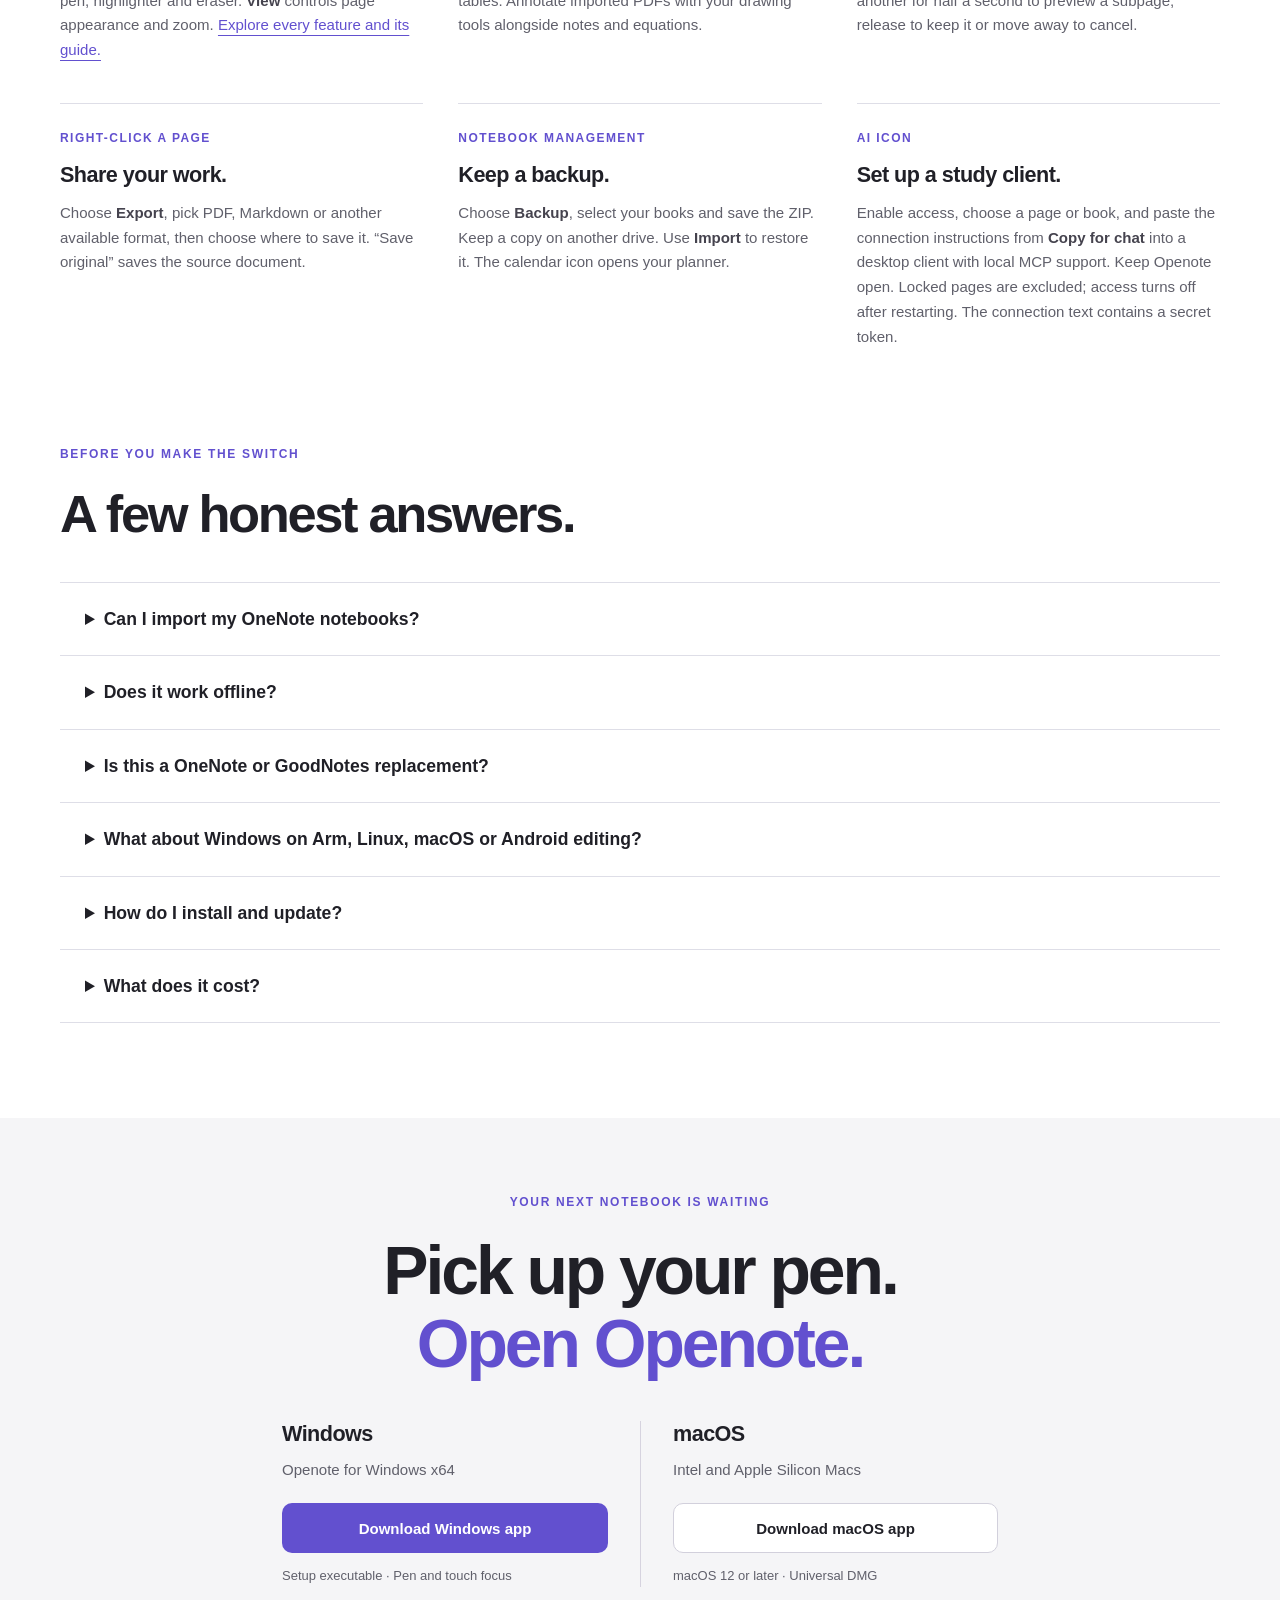
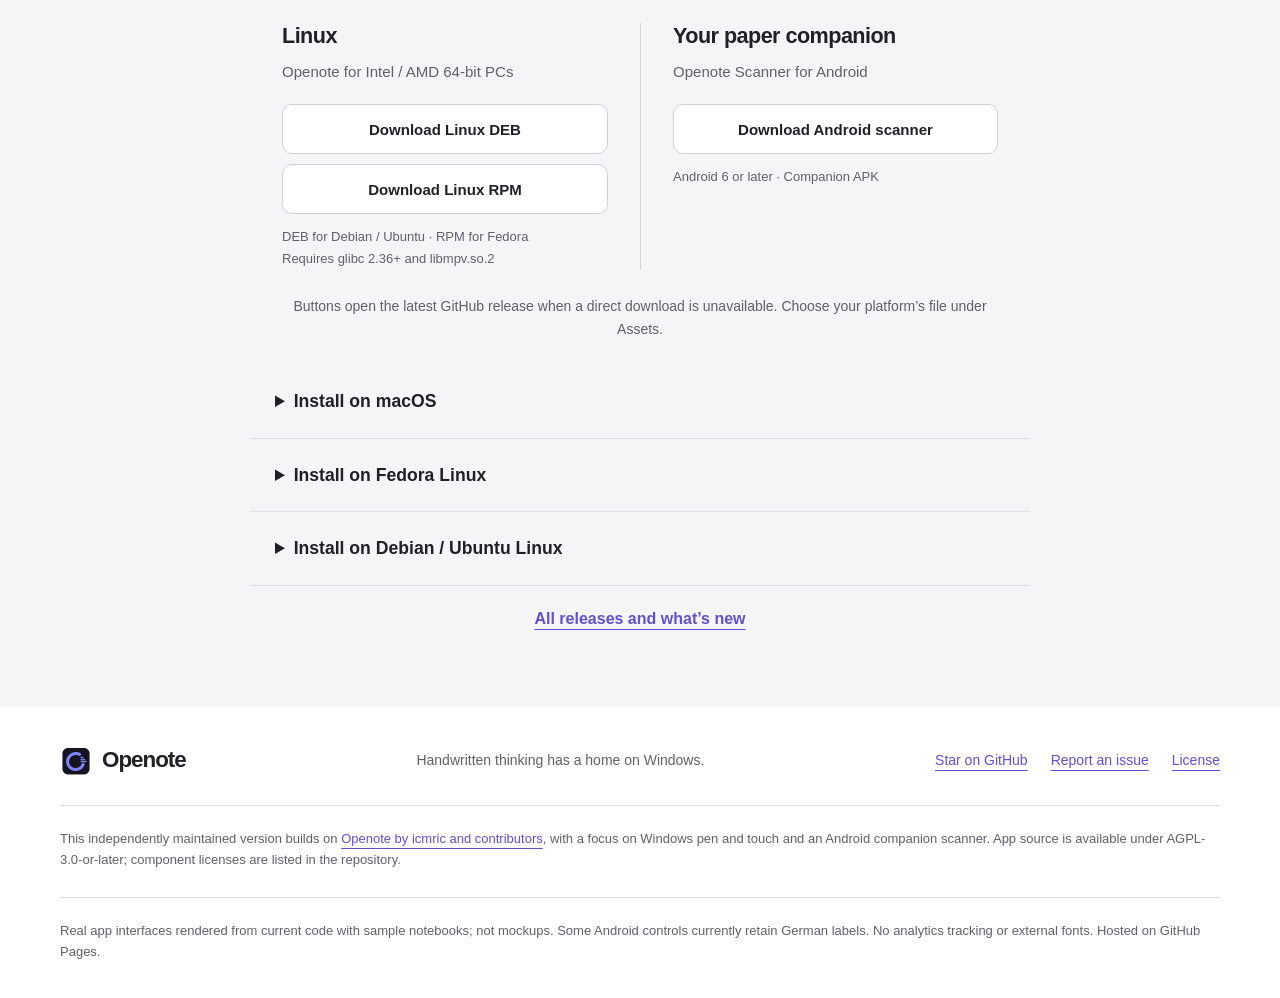
<file: website/en/index.html>
<!doctype html>
<html lang="en"><head><meta charset="utf-8"><meta name="viewport" content="width=device-width, initial-scale=1"><title>Openote — Website moved</title><link rel="canonical" href="https://kingdaniel4747.github.io/openote/"><meta http-equiv="refresh" content="0;url=../"></head><body><p>The Openote website is now English by default. <a href="../">Open the website</a>.</p></body></html>
</file>
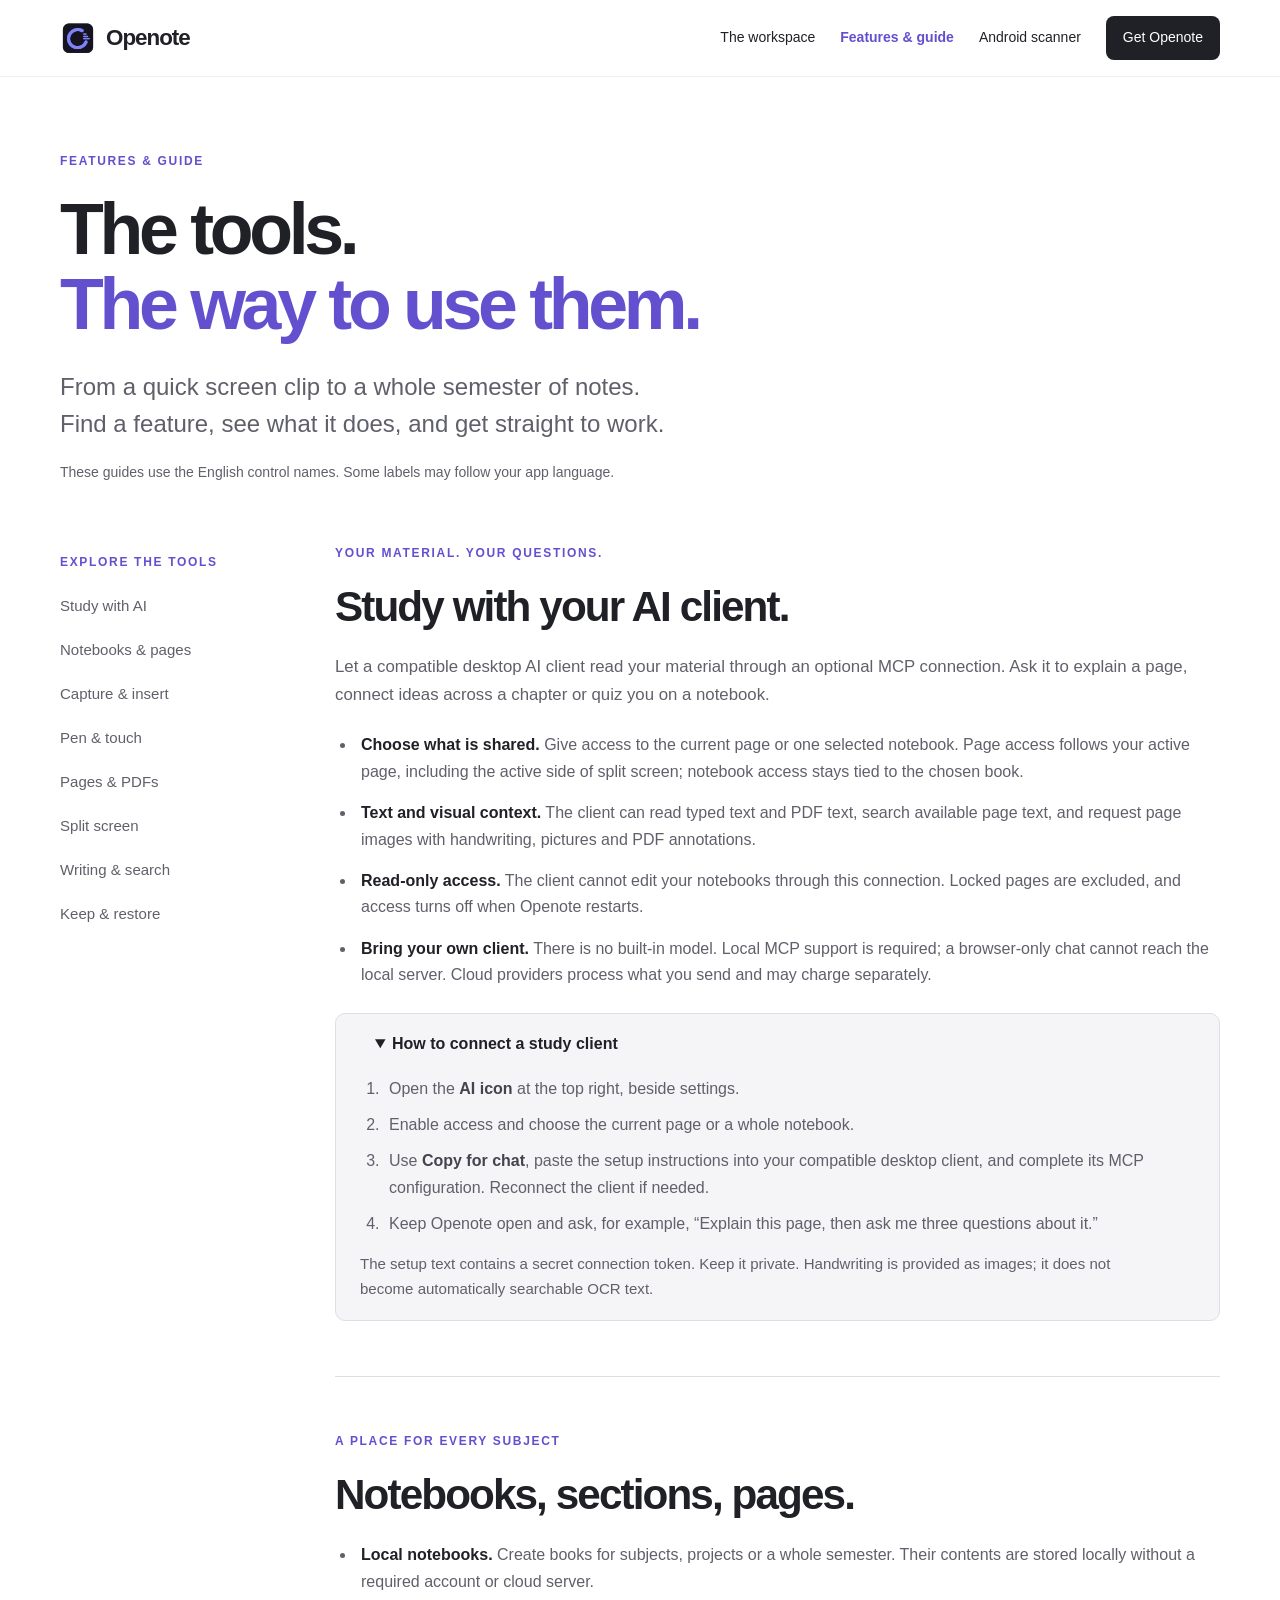
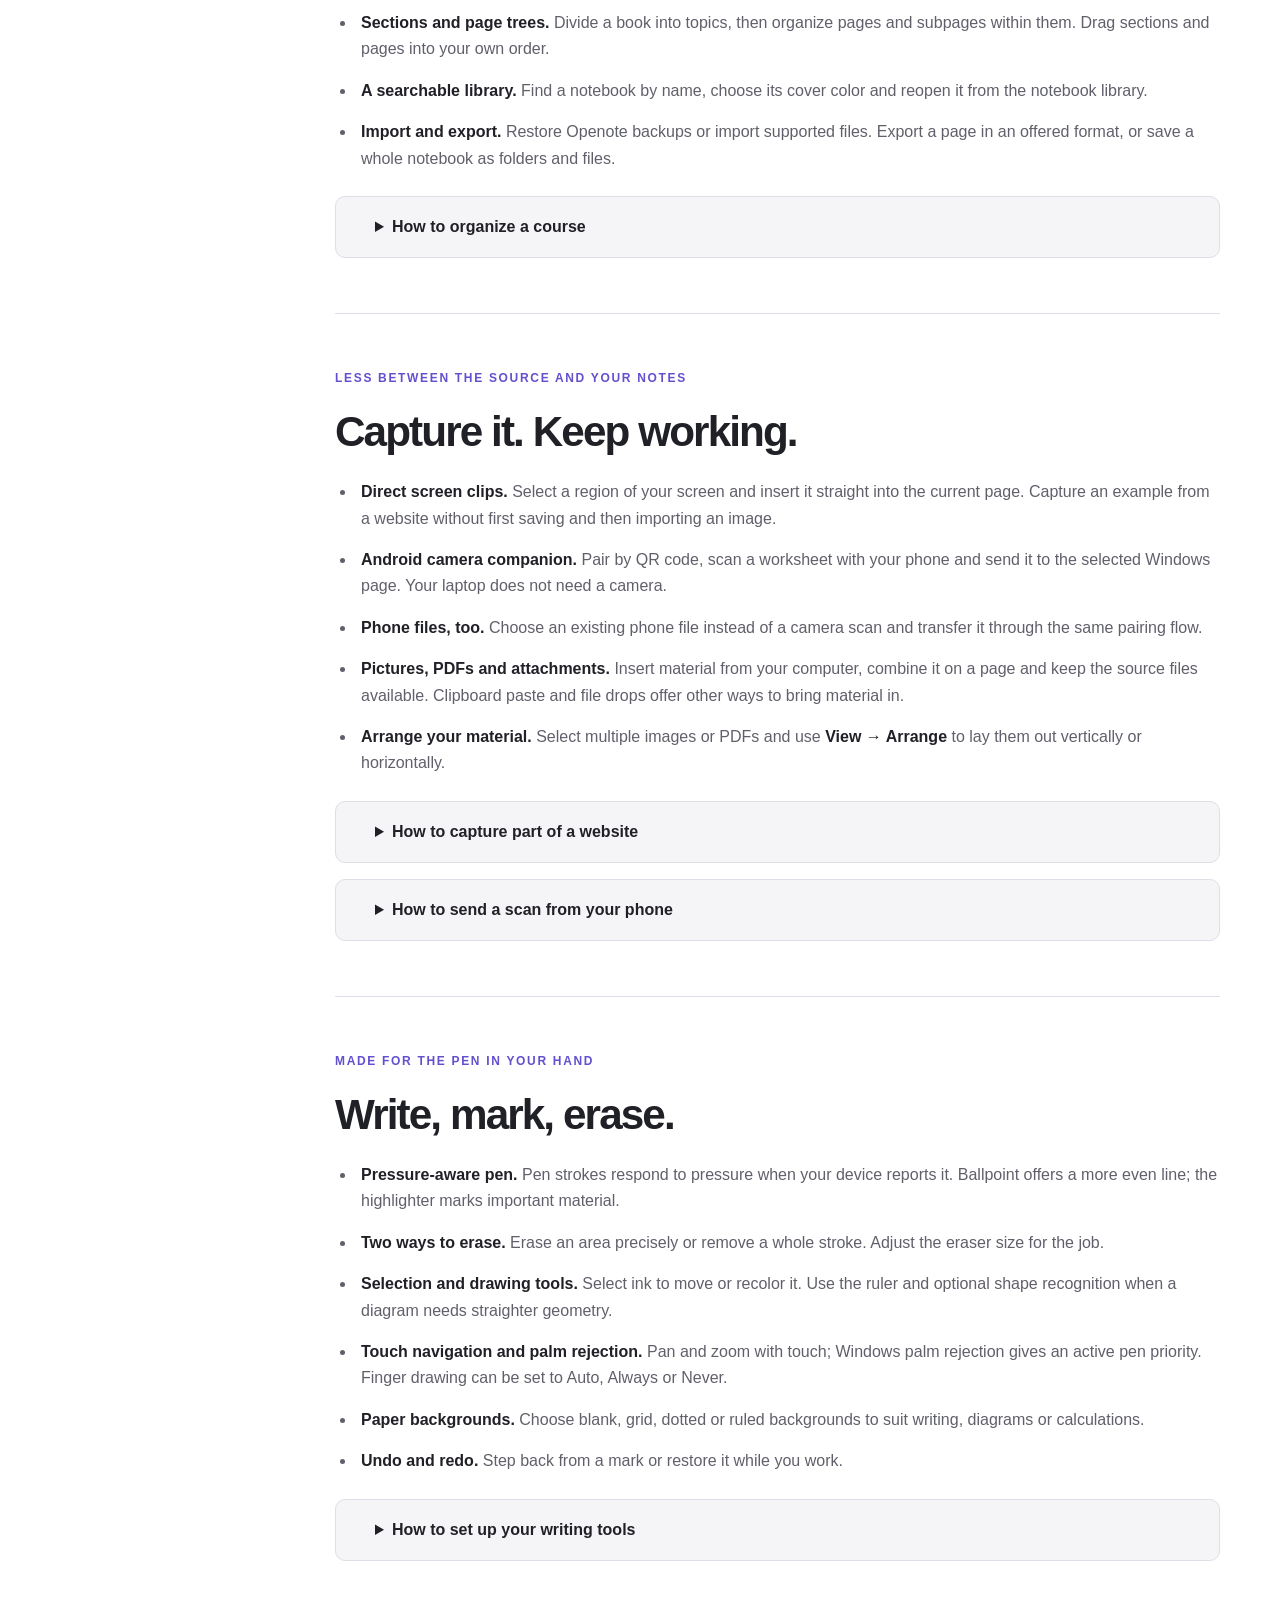
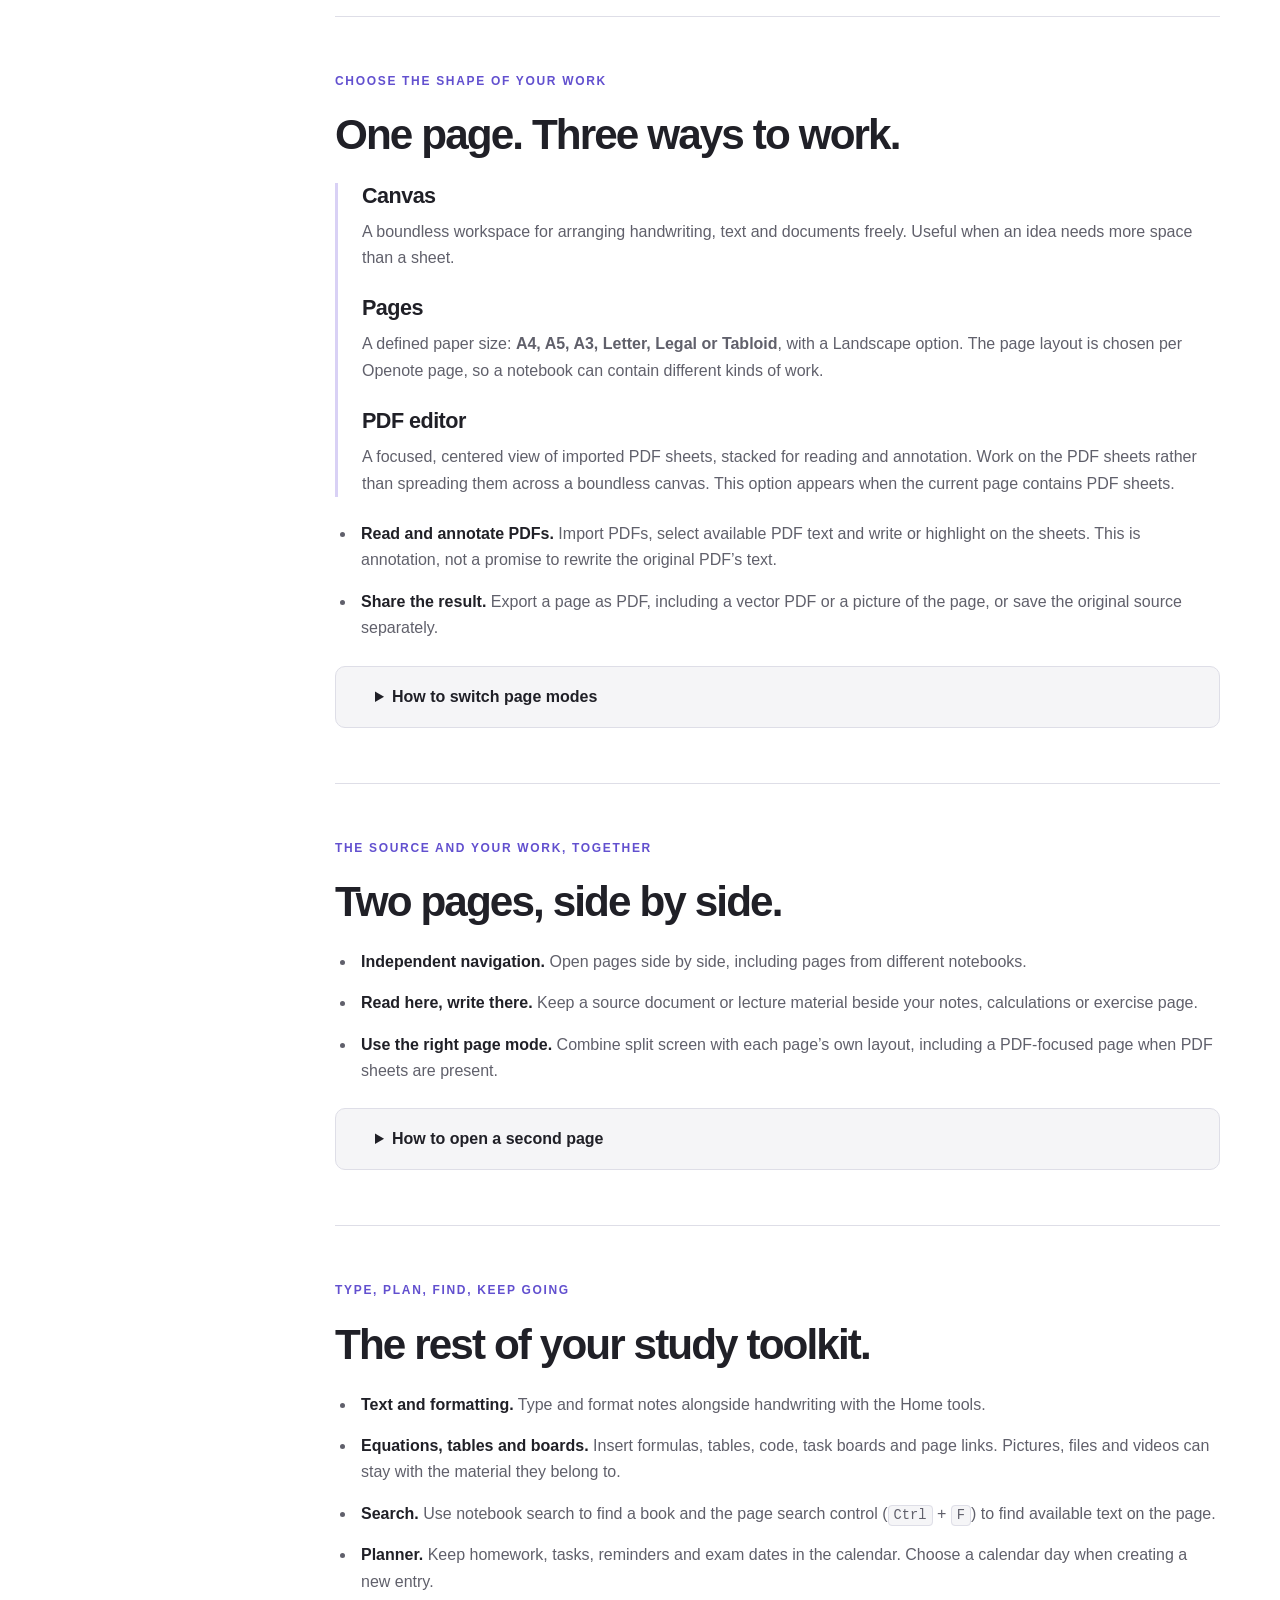
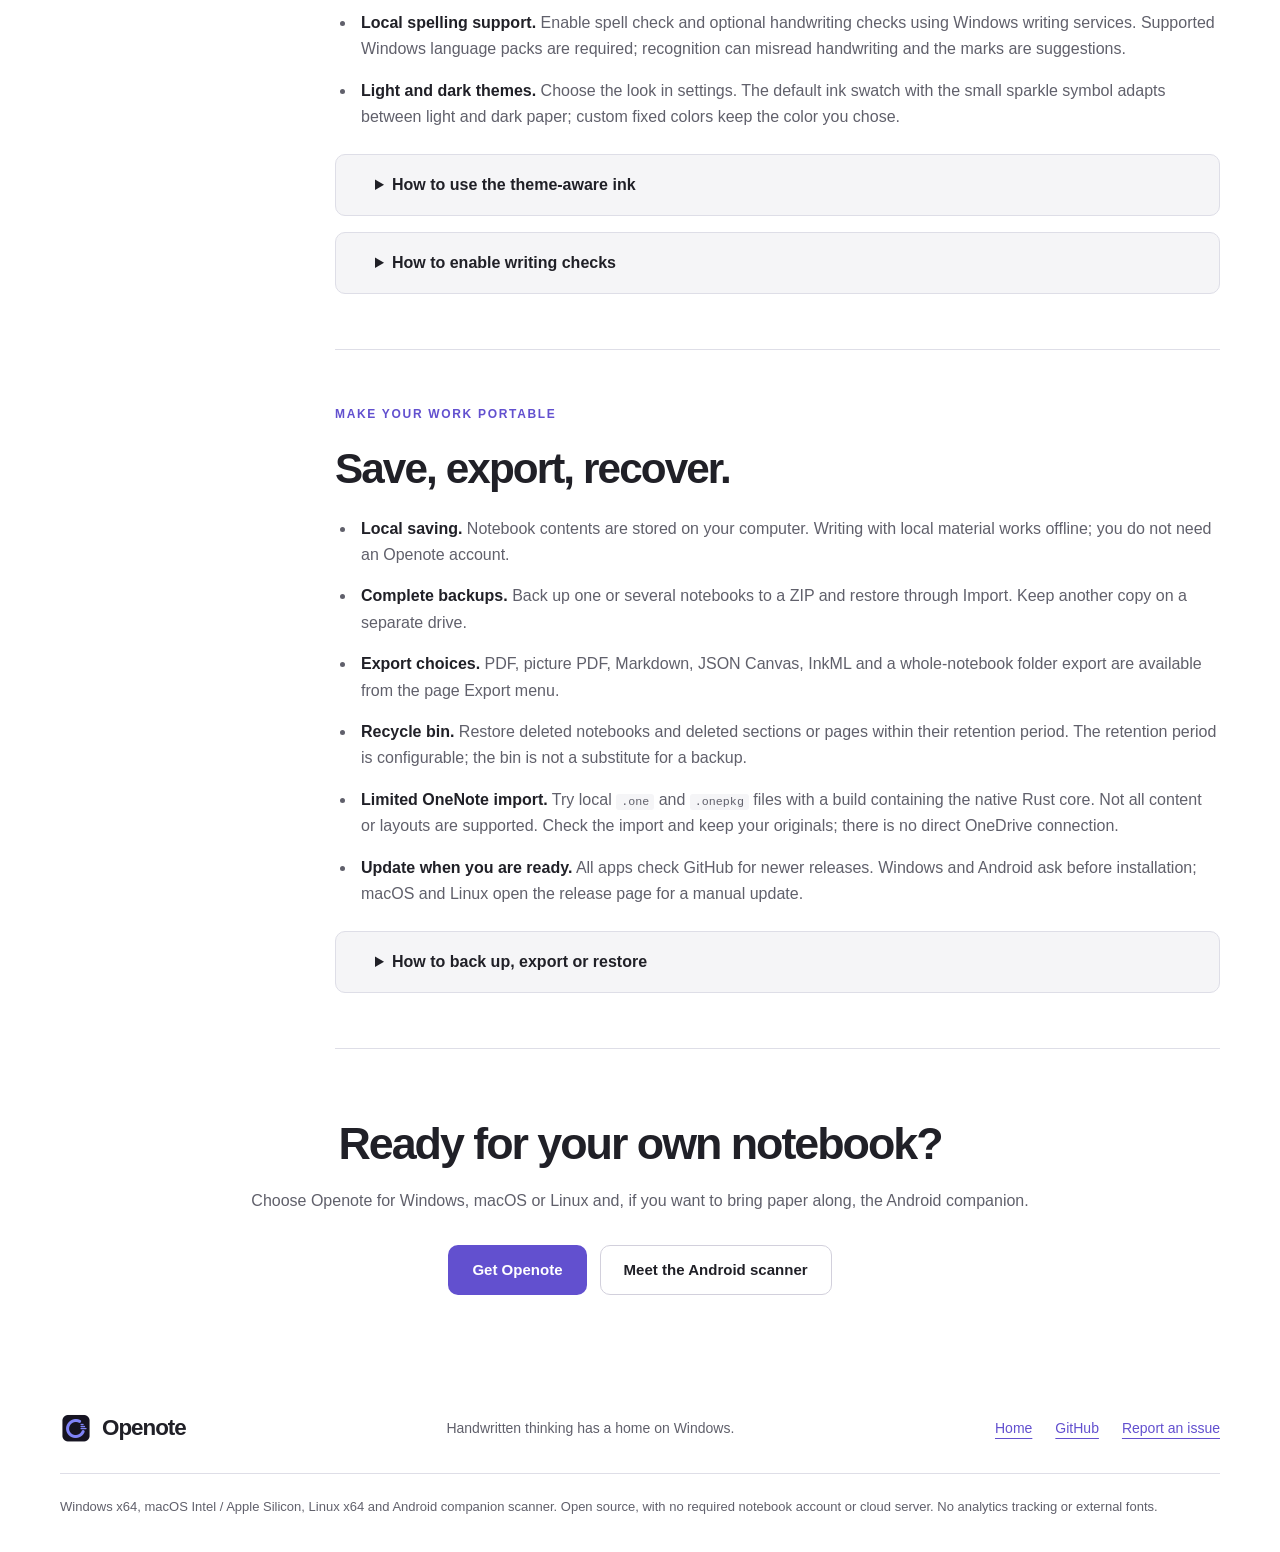
<file: website/features.html>
<!doctype html>
<html lang="en">
<head>
  <meta charset="utf-8">
  <meta name="viewport" content="width=device-width, initial-scale=1">
  <title>Openote Features &amp; Guide — Pen, PDFs, Split Screen and AI</title>
  <meta name="description" content="Explore Openote's Windows handwriting tools, three page modes, PDF annotation, split screen, direct screen capture, Android scanner and MCP AI study access. Practical guides for each workflow.">
  <meta name="theme-color" content="#fafafa">
  <link rel="canonical" href="https://kingdaniel4747.github.io/openote/features.html">
  <link rel="icon" href="assets/icon.png" type="image/png">
  <link rel="stylesheet" href="style.css">
  <meta property="og:type" content="website">
  <meta property="og:locale" content="en_US">
  <meta property="og:site_name" content="Openote">
  <meta property="og:title" content="Openote — Features &amp; Guide">
  <meta property="og:description" content="From a quick screen clip to a whole semester of notes. Explore the tools and learn how to use them.">
  <meta property="og:url" content="https://kingdaniel4747.github.io/openote/features.html">
  <meta property="og:image" content="https://kingdaniel4747.github.io/openote/assets/screenshots/study-light.png">
</head>
<body class="features-page">
  <a class="skip-link" href="#main">Skip to content</a>
  <header class="site-header"><div class="nav-inner wrap">
    <a class="brand" href="./"><img src="assets/icon.png" width="36" height="36" alt="">Openote</a>
    <nav aria-label="Main navigation"><a href="./">The workspace</a><a class="nav-guide" href="features.html" aria-current="page">Features &amp; guide</a><a href="./#scanner">Android scanner</a><a class="nav-cta" href="./#download">Get Openote</a></nav>
  </div></header>
  <main id="main">
    <section class="feature-hero wrap">
      <p class="eyebrow">FEATURES &amp; GUIDE</p>
      <h1>The tools.<br><span>The way to use them.</span></h1>
      <p class="hero-description">From a quick screen clip to a whole semester of notes.<br>Find a feature, see what it does, and get straight to work.</p>
      <p class="small-note">These guides use the English control names. Some labels may follow your app language.</p>
    </section>
    <div class="feature-layout wrap">
      <aside class="feature-contents"><nav aria-label="Feature categories"><p class="eyebrow">EXPLORE THE TOOLS</p><a href="#ai">Study with AI</a><a href="#notebooks">Notebooks &amp; pages</a><a href="#capture">Capture &amp; insert</a><a href="#pen">Pen &amp; touch</a><a href="#page-modes">Pages &amp; PDFs</a><a href="#split">Split screen</a><a href="#writing">Writing &amp; search</a><a href="#keep">Keep &amp; restore</a></nav></aside>
      <div class="feature-sections">
        <section class="feature-section" id="ai">
          <p class="eyebrow">YOUR MATERIAL. YOUR QUESTIONS.</p><h2>Study with your AI client.</h2>
          <p>Let a compatible desktop AI client read your material through an optional MCP connection. Ask it to explain a page, connect ideas across a chapter or quiz you on a notebook.</p>
          <ul class="feature-points">
            <li><strong>Choose what is shared.</strong> Give access to the current page or one selected notebook. Page access follows your active page, including the active side of split screen; notebook access stays tied to the chosen book.</li>
            <li><strong>Text and visual context.</strong> The client can read typed text and PDF text, search available page text, and request page images with handwriting, pictures and PDF annotations.</li>
            <li><strong>Read-only access.</strong> The client cannot edit your notebooks through this connection. Locked pages are excluded, and access turns off when Openote restarts.</li>
            <li><strong>Bring your own client.</strong> There is no built-in model. Local MCP support is required; a browser-only chat cannot reach the local server. Cloud providers process what you send and may charge separately.</li>
          </ul>
          <details class="feature-howto" open><summary>How to connect a study client</summary><ol><li>Open the <strong>AI icon</strong> at the top right, beside settings.</li><li>Enable access and choose the current page or a whole notebook.</li><li>Use <strong>Copy for chat</strong>, paste the setup instructions into your compatible desktop client, and complete its MCP configuration. Reconnect the client if needed.</li><li>Keep Openote open and ask, for example, “Explain this page, then ask me three questions about it.”</li></ol><p>The setup text contains a secret connection token. Keep it private. Handwriting is provided as images; it does not become automatically searchable OCR text.</p></details>
        </section>
        <section class="feature-section" id="notebooks">
          <p class="eyebrow">A PLACE FOR EVERY SUBJECT</p><h2>Notebooks, sections, pages.</h2>
          <ul class="feature-points">
            <li><strong>Local notebooks.</strong> Create books for subjects, projects or a whole semester. Their contents are stored locally without a required account or cloud server.</li>
            <li><strong>Sections and page trees.</strong> Divide a book into topics, then organize pages and subpages within them. Drag sections and pages into your own order.</li>
            <li><strong>A searchable library.</strong> Find a notebook by name, choose its cover color and reopen it from the notebook library.</li>
            <li><strong>Import and export.</strong> Restore Openote backups or import supported files. Export a page in an offered format, or save a whole notebook as folders and files.</li>
          </ul>
          <details class="feature-howto"><summary>How to organize a course</summary><ol><li>Open notebook management and choose <strong>New</strong>.</li><li>Create a section for a topic and add its pages.</li><li>Drag items to reorder them. To make a subpage, hold a page over another for about half a second, then release when its preview appears. Move away to cancel.</li><li>To export a book, right-click one of its pages, open <strong>Export</strong>, and choose <strong>Save the whole notebook as folders and files…</strong>.</li></ol><p>For moving or restoring your complete Openote data, use a notebook backup. The open folder export is a separate option for taking the material elsewhere.</p></details>
        </section>
        <section class="feature-section" id="capture">
          <p class="eyebrow">LESS BETWEEN THE SOURCE AND YOUR NOTES</p><h2>Capture it. Keep working.</h2>
          <ul class="feature-points">
            <li><strong>Direct screen clips.</strong> Select a region of your screen and insert it straight into the current page. Capture an example from a website without first saving and then importing an image.</li>
            <li><strong>Android camera companion.</strong> Pair by QR code, scan a worksheet with your phone and send it to the selected Windows page. Your laptop does not need a camera.</li>
            <li><strong>Phone files, too.</strong> Choose an existing phone file instead of a camera scan and transfer it through the same pairing flow.</li>
            <li><strong>Pictures, PDFs and attachments.</strong> Insert material from your computer, combine it on a page and keep the source files available. Clipboard paste and file drops offer other ways to bring material in.</li>
            <li><strong>Arrange your material.</strong> Select multiple images or PDFs and use <strong>View → Arrange</strong> to lay them out vertically or horizontally.</li>
          </ul>
          <details class="feature-howto"><summary>How to capture part of a website</summary><ol><li>Open the destination page in Openote.</li><li>In <strong>Insert</strong>, choose <strong>Screen</strong> (the screen clip control).</li><li>Select the region you want to capture. Openote inserts the captured image into your page.</li></ol></details>
          <details class="feature-howto"><summary>How to send a scan from your phone</summary><ol><li>On the destination Windows page, choose <strong>Scan from phone</strong> and leave the pairing window open.</li><li>Open the Android companion. Choose scanning or a phone file, then scan the QR code displayed by Openote.</li><li>Capture the document or select a file. It arrives below the page’s existing content.</li></ol><p>Both devices need a reachable local network, usually the same Wi-Fi. Allow private incoming connections through the Windows firewall. Closing the pairing window stops the receiver.</p><p><a href="./#scanner">See the Android app and download the APK.</a></p></details>
        </section>
        <section class="feature-section" id="pen">
          <p class="eyebrow">MADE FOR THE PEN IN YOUR HAND</p><h2>Write, mark, erase.</h2>
          <ul class="feature-points">
            <li><strong>Pressure-aware pen.</strong> Pen strokes respond to pressure when your device reports it. Ballpoint offers a more even line; the highlighter marks important material.</li>
            <li><strong>Two ways to erase.</strong> Erase an area precisely or remove a whole stroke. Adjust the eraser size for the job.</li>
            <li><strong>Selection and drawing tools.</strong> Select ink to move or recolor it. Use the ruler and optional shape recognition when a diagram needs straighter geometry.</li>
            <li><strong>Touch navigation and palm rejection.</strong> Pan and zoom with touch; Windows palm rejection gives an active pen priority. Finger drawing can be set to Auto, Always or Never.</li>
            <li><strong>Paper backgrounds.</strong> Choose blank, grid, dotted or ruled backgrounds to suit writing, diagrams or calculations.</li>
            <li><strong>Undo and redo.</strong> Step back from a mark or restore it while you work.</li>
          </ul>
          <details class="feature-howto"><summary>How to set up your writing tools</summary><ol><li>Open <strong>Draw</strong>, select pen, ballpoint or highlighter, then choose color and size.</li><li>Choose the eraser and select area or whole-stroke behavior.</li><li>Open <strong>View → Background</strong> for blank, grid, dotted or ruled paper.</li><li>In <strong>Settings → Writing and drawing → Draw with finger</strong>, choose Auto, Always or Never. Auto lets the pen take over.</li></ol><p>Pen behavior depends on your hardware and driver. Pressure support does not mean every device or every brush behaves identically.</p></details>
        </section>
        <section class="feature-section" id="page-modes">
          <p class="eyebrow">CHOOSE THE SHAPE OF YOUR WORK</p><h2>One page. Three ways to work.</h2>
          <div class="page-mode-list">
            <article><h3>Canvas</h3><p>A boundless workspace for arranging handwriting, text and documents freely. Useful when an idea needs more space than a sheet.</p></article>
            <article><h3>Pages</h3><p>A defined paper size: <strong>A4, A5, A3, Letter, Legal or Tabloid</strong>, with a Landscape option. The page layout is chosen per Openote page, so a notebook can contain different kinds of work.</p></article>
            <article><h3>PDF editor</h3><p>A focused, centered view of imported PDF sheets, stacked for reading and annotation. Work on the PDF sheets rather than spreading them across a boundless canvas. This option appears when the current page contains PDF sheets.</p></article>
          </div>
          <ul class="feature-points"><li><strong>Read and annotate PDFs.</strong> Import PDFs, select available PDF text and write or highlight on the sheets. This is annotation, not a promise to rewrite the original PDF’s text.</li><li><strong>Share the result.</strong> Export a page as PDF, including a vector PDF or a picture of the page, or save the original source separately.</li></ul>
          <details class="feature-howto"><summary>How to switch page modes</summary><ol><li>Open <strong>View</strong>.</li><li>Use <strong>Canvas / Pages</strong> to switch between a boundless canvas and fixed paper. In Pages mode, open <strong>Paper size</strong> to choose a size or toggle Landscape.</li><li>For a focused PDF workspace, first import PDF sheets through <strong>Insert → PDF</strong>.</li><li>Open <strong>View → PDF editor</strong>. While active, the toggle is labeled <strong>PDF slides</strong>; use it again to return to the regular workspace.</li></ol><p>If the PDF editor control is absent, check that this Openote page actually contains imported PDF sheets.</p></details>
        </section>
        <section class="feature-section" id="split">
          <p class="eyebrow">THE SOURCE AND YOUR WORK, TOGETHER</p><h2>Two pages, side by side.</h2>
          <ul class="feature-points"><li><strong>Independent navigation.</strong> Open pages side by side, including pages from different notebooks.</li><li><strong>Read here, write there.</strong> Keep a source document or lecture material beside your notes, calculations or exercise page.</li><li><strong>Use the right page mode.</strong> Combine split screen with each page’s own layout, including a PDF-focused page when PDF sheets are present.</li></ul>
          <details class="feature-howto"><summary>How to open a second page</summary><ol><li>Open <strong>View → Split screen</strong>.</li><li>Activate the pane you want to change, then navigate to the desired notebook and page in that pane.</li><li>Keep your reference in one pane and work in the other.</li><li>Use <strong>Close split screen</strong> to return to a single workspace.</li></ol></details>
        </section>
        <section class="feature-section" id="writing">
          <p class="eyebrow">TYPE, PLAN, FIND, KEEP GOING</p><h2>The rest of your study toolkit.</h2>
          <ul class="feature-points">
            <li><strong>Text and formatting.</strong> Type and format notes alongside handwriting with the Home tools.</li>
            <li><strong>Equations, tables and boards.</strong> Insert formulas, tables, code, task boards and page links. Pictures, files and videos can stay with the material they belong to.</li>
            <li><strong>Search.</strong> Use notebook search to find a book and the page search control (<kbd>Ctrl</kbd> + <kbd>F</kbd>) to find available text on the page.</li>
            <li><strong>Planner.</strong> Keep homework, tasks, reminders and exam dates in the calendar. Choose a calendar day when creating a new entry.</li>
            <li><strong>Local spelling support.</strong> Enable spell check and optional handwriting checks using Windows writing services. Supported Windows language packs are required; recognition can misread handwriting and the marks are suggestions.</li>
            <li><strong>Light and dark themes.</strong> Choose the look in settings. The default ink swatch with the small sparkle symbol adapts between light and dark paper; custom fixed colors keep the color you chose.</li>
          </ul>
          <details class="feature-howto"><summary>How to use the theme-aware ink</summary><ol><li>Open <strong>Draw</strong> and select your pen or ballpoint.</li><li>Choose the default color swatch marked with the small sparkle symbol. It can look dark or light depending on the theme.</li><li>Switch theme in settings. This marked ink adapts; the behavior does not apply to every white or black custom color you pick.</li></ol></details>
          <details class="feature-howto"><summary>How to enable writing checks</summary><ol><li>Open <strong>Settings → Writing and drawing</strong>.</li><li>Set <strong>Writing language</strong> and enable <strong>Spell check</strong>; optionally enable <strong>Check handwriting</strong>.</li><li>Use <strong>Check language support</strong>. If a required pack is missing, install the selected handwriting language in Windows settings.</li></ol><p>These checks run locally through Windows. They do not turn all handwriting into automatically searchable text, and are separate from sharing page images with an AI client.</p></details>
        </section>
        <section class="feature-section" id="keep">
          <p class="eyebrow">MAKE YOUR WORK PORTABLE</p><h2>Save, export, recover.</h2>
          <ul class="feature-points">
            <li><strong>Local saving.</strong> Notebook contents are stored on your computer. Writing with local material works offline; you do not need an Openote account.</li>
            <li><strong>Complete backups.</strong> Back up one or several notebooks to a ZIP and restore through Import. Keep another copy on a separate drive.</li>
            <li><strong>Export choices.</strong> PDF, picture PDF, Markdown, JSON Canvas, InkML and a whole-notebook folder export are available from the page Export menu.</li>
            <li><strong>Recycle bin.</strong> Restore deleted notebooks and deleted sections or pages within their retention period. The retention period is configurable; the bin is not a substitute for a backup.</li>
            <li><strong>Limited OneNote import.</strong> Try local <code>.one</code> and <code>.onepkg</code> files with a build containing the native Rust core. Not all content or layouts are supported. Check the import and keep your originals; there is no direct OneDrive connection.</li>
            <li><strong>Update when you are ready.</strong> All apps check GitHub for newer releases. Windows and Android ask before installation; macOS and Linux open the release page for a manual update.</li>
          </ul>
          <details class="feature-howto"><summary>How to back up, export or restore</summary><ol><li>For a complete backup, open notebook management, choose <strong>Backup</strong>, select books and save the ZIP.</li><li>To restore a backup or try an imported file, use <strong>Import</strong> in notebook management.</li><li>To share a particular page, right-click that page, choose <strong>Export</strong>, select a format and pick the destination.</li><li>For a recently deleted item, open the sidebar’s <strong>Recycle bin</strong> and restore it before its retention period expires. Review the period under <strong>Settings → Recycle bin retention</strong>.</li></ol></details>
        </section>
      </div>
    </div>
    <section class="feature-end wrap"><h2>Ready for your own notebook?</h2><p>Choose Openote for Windows, macOS or Linux and, if you want to bring paper along, the Android companion.</p><div class="actions"><a class="button primary" href="./#download">Get Openote</a><a class="button secondary" href="./#scanner">Meet the Android scanner</a></div></section>
  </main>
  <footer class="wrap"><div class="footer-top"><a class="brand" href="./"><img src="assets/icon.png" width="32" height="32" alt="">Openote</a><p>Handwritten thinking has a home on Windows.</p><nav aria-label="Project links"><a href="./">Home</a><a href="https://github.com/Kingdaniel4747/openote">GitHub</a><a href="https://github.com/Kingdaniel4747/openote/issues">Report an issue</a></nav></div><p class="small-note">Windows x64, macOS Intel / Apple Silicon, Linux x64 and Android companion scanner. Open source, with no required notebook account or cloud server. No analytics tracking or external fonts.</p></footer>
</body>
</html>
</file>
<file: website/style.css>
@charset "UTF-8";
:root {
  color-scheme: light;
  --ink: #202027; --muted: #60606b; --accent: #6250cf;
  --line: #dedee7; --surface: #f5f5f7; --lavender: #eeebfb;
  font: 100%/1.65 -apple-system, BlinkMacSystemFont, "Segoe UI", sans-serif;
  color: var(--ink); background: #fff;
  scroll-behavior: smooth; scroll-padding-top: 100px;
}
* { box-sizing: border-box; }
body, h1, h2, h3, p, figure { margin: 0; }
img { display: block; max-width: 100%; height: auto; }
a { color: var(--accent); text-underline-offset: 5px; }
a:hover { text-decoration: underline; }
:focus-visible { outline: 3px solid var(--accent); outline-offset: 5px; border-radius: 4px; }
h1, h2, h3 { text-wrap: balance; }
h1 { font-size: clamp(3.1rem, 6.4vw, 6rem); line-height: 1.04; letter-spacing: -.06em; font-weight: 700; }
h2 { font-size: clamp(2.25rem, 4.1vw, 3.8rem); line-height: 1.09; letter-spacing: -.045em; font-weight: 650; }
h3 { font-size: 1.35rem; line-height: 1.25; letter-spacing: -.025em; font-weight: 650; }
h1 span, h2 span, h2 em { color: var(--accent); font-style: normal; }
p + p { margin-top: 1rem; }
.wrap { width: min(1160px, calc(100% - 96px)); margin-inline: auto; }
.eyebrow { margin-bottom: 21px; font-size: .75rem; line-height: 1.6; font-weight: 700; letter-spacing: .14em; color: var(--accent); }
.small-note { font-size: .875rem; color: var(--muted); line-height: 1.65; }
.lead { font-size: 1.25rem; line-height: 1.6; }
.skip-link { position: absolute; left: 1rem; top: -100px; z-index: 20; background: #fff; padding: 1rem; }
.skip-link:focus { top: 1rem; }
.site-header { position: sticky; top: 0; z-index: 5; border-bottom: 1px solid #dedee780; background: #ffffffed; backdrop-filter: blur(18px); }
.nav-inner { min-height: 76px; display: flex; align-items: center; justify-content: space-between; gap: 24px; }
.brand { display: inline-flex; align-items: center; gap: 10px; color: var(--ink); font-size: 1.4rem; font-weight: 700; letter-spacing: -.045em; text-decoration: none; }
.brand img { border-radius: 9px; }
.site-header nav { display: flex; align-items: center; gap: 25px; }
.site-header nav a { display: inline-flex; align-items: center; min-height: 44px; color: var(--ink); font-size: .875rem; text-decoration: none; }
.site-header nav a:hover { color: var(--accent); }
.site-header .nav-cta { background: var(--ink); color: #fff; border-radius: 8px; padding: 8px 17px; }
.site-header .nav-cta:hover { color: #fff; background: #3c3b45; }
.hero { padding-block: 80px 52px; text-align: center; }
.hero-description { font-size: clamp(1.15rem, 2vw, 1.5rem); line-height: 1.55; color: var(--muted); margin-top: 27px; }
.hero-note { font-size: .875rem; color: var(--muted); margin-top: 18px; }
.actions { display: flex; align-items: center; justify-content: center; gap: 13px; flex-wrap: wrap; margin-top: 30px; }
.button { display: inline-flex; align-items: center; justify-content: center; gap: 10px; min-height: 50px; padding: 13px 23px; border-radius: 10px; font-weight: 600; font-size: .94rem; line-height: 1.4; text-decoration: none; transition: background 150ms, box-shadow 150ms, transform 120ms; }
.button:hover { text-decoration: none; box-shadow: 0 4px 14px #24203012; }
.button:active { transform: scale(.98); }
.button svg { width: 18px; height: 18px; fill: currentColor; }
.primary { background: var(--accent); color: #fff; border: 1px solid transparent; }
.primary:hover { background: #503cb9; }
.secondary { background: #fff; color: var(--ink); border: 1px solid #d2d0dc; }
.secondary:hover { background: var(--surface); }
.product-image { border-radius: 18px; overflow: hidden; }
.product-image a { display: block; }
.product-image img { width: 100%; }
.hero-image { padding: 26px; border: 1px solid #e7e3f5; background: var(--lavender); box-shadow: 0 25px 60px -40px #42327d70; }
.hero-image img { border-radius: 8px; box-shadow: 0 5px 25px #30274b18; }
.image-caption { display: flex; justify-content: space-between; gap: 20px; font-size: .8125rem; color: var(--muted); margin-top: 17px; }
.image-caption a { font-weight: 600; }
.intro-section { padding-top: 115px; display: grid; grid-template-columns: 1fr 1fr; align-items: end; gap: 80px; }
.intro-text { color: var(--muted); font-size: 1.05rem; }
.capabilities { display: grid; grid-template-columns: repeat(4, 1fr); gap: 32px; padding-block: 55px 100px; }
.capabilities article, .guide-grid article { border-top: 1px solid var(--line); padding-top: 25px; }
.feature-label { display: block; font-size: .75rem; letter-spacing: .12em; color: var(--accent); font-weight: 700; margin-bottom: 13px; }
.capabilities h3, .guide-grid h3 { margin-bottom: 12px; }
.capabilities p, .guide-grid p { color: var(--muted); font-size: .94rem; }
.showcase { padding-bottom: 100px; }
.showcase-heading { display: grid; grid-template-columns: 1.2fr 1fr; align-items: end; gap: 90px; margin-bottom: 35px; }
.showcase-heading > p { color: var(--muted); font-size: 1.05rem; }
.library-image { padding: 25px; background: var(--surface); border: 1px solid #e5e5eb; }
.library-image img { border-radius: 7px; }
.dark-section { background: #18171e; color: #fff; padding-block: 85px 45px; }
.dark-section .eyebrow { color: #beb2ff; }
.dark-section .showcase-heading > p { color: #c4c1cf; }
.dark-image { border: 1px solid #46414f; box-shadow: 0 18px 60px #0002; }
.image-note { font-size: .8125rem; color: #b8b4c4; text-align: center; margin-top: 22px; max-width: 850px; margin-inline: auto; }
.scanner-section { display: grid; grid-template-columns: 1fr 1fr; align-items: center; gap: 70px; padding-block: 110px; }
.scanner-copy > .lead { margin-top: 25px; color: var(--ink); }
.scanner-copy > p:not(.eyebrow):not(.lead) { color: var(--muted); }
.scanner-steps { list-style: none; margin: 30px 0; padding: 0; }
.scanner-steps li { padding: 16px 0; border-top: 1px solid var(--line); }
.scanner-steps strong { display: block; font-weight: 650; margin-bottom: 4px; }
.scanner-steps span { color: var(--muted); font-size: .94rem; }
.scanner-copy > .small-note { margin-top: 16px; }
.phone-gallery { display: flex; gap: 20px; align-items: start; padding: 35px 20px; background: var(--lavender); border-radius: 26px; }
.phone-shot { width: calc(50% - 10px); min-width: 0; }
.phone-shot img { border: 5px solid #26232f; border-radius: 23px; box-shadow: 0 15px 30px #24203020; }
.phone-secondary { padding-top: 80px; }
.phone-shot figcaption { font-size: .75rem; line-height: 1.5; text-align: center; margin-top: 15px; color: #605578; }
.ai-section { background: var(--surface); padding-block: 80px; }
.ai-layout { display: grid; grid-template-columns: 1fr 1fr; gap: 90px; }
.ai-layout .lead { color: var(--accent); font-weight: 550; }
.ai-layout p:not(.lead):not(.eyebrow) { color: var(--muted); }
.inline-link { display: inline-block; font-weight: 600; margin-top: 20px; }
.guide-section { padding-block: 95px; }
.section-intro { max-width: 700px; margin-bottom: 40px; }
.section-intro > p:last-child:not(.eyebrow) { color: var(--muted); margin-top: 22px; font-size: 1.05rem; }
.guide-grid { display: grid; grid-template-columns: repeat(3, 1fr); gap: 40px 35px; }
.guide-grid strong { color: #45434e; font-weight: 600; }
.faq-section { padding-bottom: 95px; }
.faq-list { border-top: 1px solid var(--line); }
details { border-bottom: 1px solid var(--line); padding: 23px 0; }
summary { cursor: pointer; font-size: 1.1rem; font-weight: 600; line-height: 1.5; padding-left: 7px; margin-left: 18px; }
details p { color: var(--muted); max-width: 850px; padding-left: 25px; margin-top: 15px; }
code { font-size: .9em; background: var(--surface); padding: 1px 5px; border-radius: 3px; }
.download-section { background: var(--surface); text-align: center; padding-block: 75px; }
.download-section h2 { font-size: clamp(2.9rem, 5.3vw, 4.5rem); }
.download-options { display: grid; grid-template-columns: 1fr 1fr; row-gap: 36px; max-width: 780px; margin: 40px auto 26px; text-align: left; }
.download-options article { padding: 0 32px; }
.download-options article:nth-child(even) { border-left: 1px solid #d6d3df; }
.download-options p { color: var(--muted); font-size: .94rem; margin: 10px 0 20px; }
.download-options .button { width: 100%; }
.download-options .button + .button { margin-top: 10px; }
.installation-guide { max-width: 780px; margin: 24px auto 0; text-align: left; }
.installation-guide pre { margin: 15px 0 0 25px; padding: 14px; background: #fff; overflow-x: auto; }
.installation-guide pre code { background: transparent; padding: 0; }
.download-options span { display: block; font-size: .8125rem; color: var(--muted); margin-top: 12px; }
#release-status { max-width: 700px; margin-inline: auto; }
footer { padding-block: 35px; }
.footer-top { display: flex; justify-content: space-between; align-items: center; gap: 24px; flex-wrap: wrap; }
.footer-top p { color: var(--muted); font-size: .875rem; }
footer nav { display: flex; gap: 23px; font-size: .875rem; }
footer > .small-note { border-top: 1px solid var(--line); padding-top: 22px; margin-top: 26px; font-size: .8125rem; }

@media (max-width: 1050px) {
  .wrap { width: calc(100% - 56px); }
  .intro-section, .showcase-heading, .ai-layout { gap: 40px; }
  .capabilities { grid-template-columns: repeat(2, 1fr); gap: 35px; }
  .scanner-section { gap: 35px; }
  .phone-gallery { gap: 12px; padding: 25px 12px; }
  .phone-shot { width: calc(50% - 6px); }
  .phone-shot img { border-width: 3px; border-radius: 16px; }
  .guide-grid { grid-template-columns: repeat(2, 1fr); }
}
@media (max-width: 760px) {
  :root { scroll-padding-top: 85px; }
  .wrap { width: calc(100% - 36px); }
  .nav-inner { min-height: 65px; }
  .site-header nav { gap: 14px; }
  .site-header nav > a:not(.nav-cta) { display: none; }
  .hero { padding-block: 55px 35px; }
  h1 { font-size: clamp(2.5rem, 8.8vw, 4rem); letter-spacing: -.05em; }
  .hero-description { font-size: 1.15rem; margin-top: 23px; }
  .hero .eyebrow { font-size: .75rem; letter-spacing: .06em; }
  .actions { gap: 10px; margin-top: 25px; }
  .actions .button { font-size: .875rem; padding-inline: 17px; }
  .hero-image { padding: 9px; border-radius: 11px; }
  .hero-image img { border-radius: 4px; }
  .image-caption { font-size: .75rem; flex-wrap: wrap; gap: 8px; margin-top: 12px; }
  .intro-section, .showcase-heading, .scanner-section, .ai-layout { grid-template-columns: 1fr; gap: 25px; }
  .intro-section { padding-top: 65px; }
  .capabilities { padding-block: 35px 60px; gap: 30px 22px; }
  .capabilities h3 { font-size: 1.2rem; }
  .capabilities p { font-size: .875rem; }
  .showcase { padding-bottom: 60px; }
  .showcase-heading { margin-bottom: 25px; }
  .library-image { padding: 9px; border-radius: 11px; }
  .dark-section { padding-block: 55px 30px; }
  .dark-image { border-radius: 10px; }
  .scanner-section { padding-block: 60px; gap: 40px; }
  .scanner-copy h2 { font-size: clamp(2rem, 7.2vw, 3.5rem); }
  .phone-gallery { max-width: 480px; width: 100%; margin-inline: auto; padding: 30px 22px; gap: 20px; }
  .phone-shot { width: calc(50% - 10px); }
  .phone-secondary { padding-top: 50px; }
  .phone-shot img { border-radius: 20px; border-width: 4px; }
  .ai-section { padding-block: 55px; }
  .guide-section { padding-block: 60px; }
  .guide-grid { gap: 30px 25px; }
  .faq-section { padding-bottom: 60px; }
  summary { font-size: 1rem; }
  .download-section { padding-block: 55px; }
  .download-options { grid-template-columns: 1fr; max-width: 370px; gap: 30px; }
  .download-options article { padding: 0; }
  .download-options article + article { border-left: 0; border-top: 1px solid var(--line); padding-top: 28px; }
  .download-options article:nth-child(even) { border-left: 0; }
  .footer-top { gap: 18px; }
  .footer-top p { width: 100%; }
}
@media (max-width: 420px) {
  .guide-grid { grid-template-columns: 1fr; }
  .phone-gallery { padding-inline: 14px; gap: 12px; }
  .phone-shot { width: calc(50% - 6px); }
  .phone-shot img { border-radius: 16px; }
}
@media (prefers-reduced-motion: reduce) {
  :root { scroll-behavior: auto; }
  .button { transition: none; }
  .button:active { transform: none; }
}
@media (prefers-reduced-transparency: reduce), (prefers-contrast: more) {
  .site-header { background: #fff; backdrop-filter: none; border-color: var(--line); }
}

/* The feature guide uses the same typography and controls as the product page. */
.site-header a[aria-current="page"] { color: var(--accent); font-weight: 650; }
.feature-hero { padding-block: 75px 60px; }
.feature-hero h1 { font-size: clamp(2.8rem, 5.6vw, 5rem); }
.feature-hero .small-note { margin-top: 18px; }
.feature-layout { display: grid; grid-template-columns: 210px minmax(0, 1fr); gap: 65px; align-items: start; }
.feature-contents { position: sticky; top: 106px; padding-block: 9px 25px; }
.feature-contents nav { display: flex; flex-direction: column; }
.feature-contents .eyebrow { margin-bottom: 12px; }
.feature-contents a { display: flex; align-items: center; min-height: 44px; color: var(--muted); font-size: .94rem; text-decoration: none; }
.feature-contents a:hover { color: var(--accent); text-decoration: underline; }
.feature-section { padding-bottom: 55px; margin-bottom: 55px; border-bottom: 1px solid var(--line); }
.feature-section h2 { font-size: clamp(1.9rem, 3.3vw, 2.8rem); margin-bottom: 23px; }
.feature-section > p:not(.eyebrow) { color: var(--muted); font-size: 1.05rem; }
.feature-points { padding-left: 21px; margin-block: 24px; }
.feature-points li { padding-left: 5px; margin-block: 15px; color: var(--muted); }
.feature-points strong { color: var(--ink); font-weight: 650; }
.feature-howto { padding-block: 18px; border: 1px solid var(--line); border-radius: 10px; margin-top: 16px; background: var(--surface); }
.feature-howto summary { font-size: 1rem; margin-inline: 32px 20px; }
.feature-howto ol { margin: 20px 24px 5px; padding-left: 24px; color: var(--muted); }
.feature-howto li { padding-left: 5px; margin-bottom: 10px; }
.feature-howto strong { color: #45434e; font-weight: 650; }
.feature-howto p { padding-inline: 24px; font-size: .94rem; }
.page-mode-list { margin-top: 25px; border-left: 3px solid #d9d1f5; padding-left: 24px; }
.page-mode-list article + article { margin-top: 24px; }
.page-mode-list h3 { margin-bottom: 9px; }
.page-mode-list p { color: var(--muted); }
kbd { font: .86em ui-monospace, monospace; padding: 2px 5px; border: 1px solid var(--line); border-radius: 4px; background: var(--surface); }
.feature-end { text-align: center; padding-block: 15px 80px; }
.feature-end h2 { font-size: clamp(2rem, 3.5vw, 3rem); }
.feature-end > p { margin-top: 20px; color: var(--muted); }
@media (max-width: 1050px) {
  .feature-layout { grid-template-columns: 180px minmax(0, 1fr); gap: 35px; }
  .site-header nav { gap: 18px; }
}
@media (max-width: 760px) {
  .nav-inner { gap: 12px; }
  .site-header nav { gap: 12px; }
  .site-header nav > .nav-guide { display: inline-flex; font-size: .8125rem; }
  .site-header .brand { font-size: 1.2rem; }
  .site-header .brand img { width: 30px; height: 30px; }
  .site-header .nav-cta { font-size: .8125rem; padding-inline: 12px; }
  .feature-hero { padding-block: 50px 35px; }
  .feature-hero h1 { font-size: clamp(2.35rem, 8vw, 3.7rem); }
  .feature-layout { grid-template-columns: minmax(0, 1fr); gap: 30px; }
  .feature-contents { position: static; padding: 0 0 22px; border-bottom: 1px solid var(--line); }
  .feature-contents nav { flex-direction: row; flex-wrap: wrap; gap: 4px 18px; }
  .feature-contents .eyebrow { width: 100%; }
  .feature-contents a { font-size: .875rem; }
  .feature-section { padding-bottom: 35px; margin-bottom: 35px; }
  .feature-section h2 { font-size: 2rem; }
  .feature-howto summary { margin-left: 28px; }
  .feature-howto ol { margin-inline: 16px; }
  .feature-howto p { padding-inline: 18px; }
  .feature-end { padding-bottom: 55px; }
}
@media (max-width: 420px) {
  .site-header nav > .nav-cta { display: none; }
}
</file>
